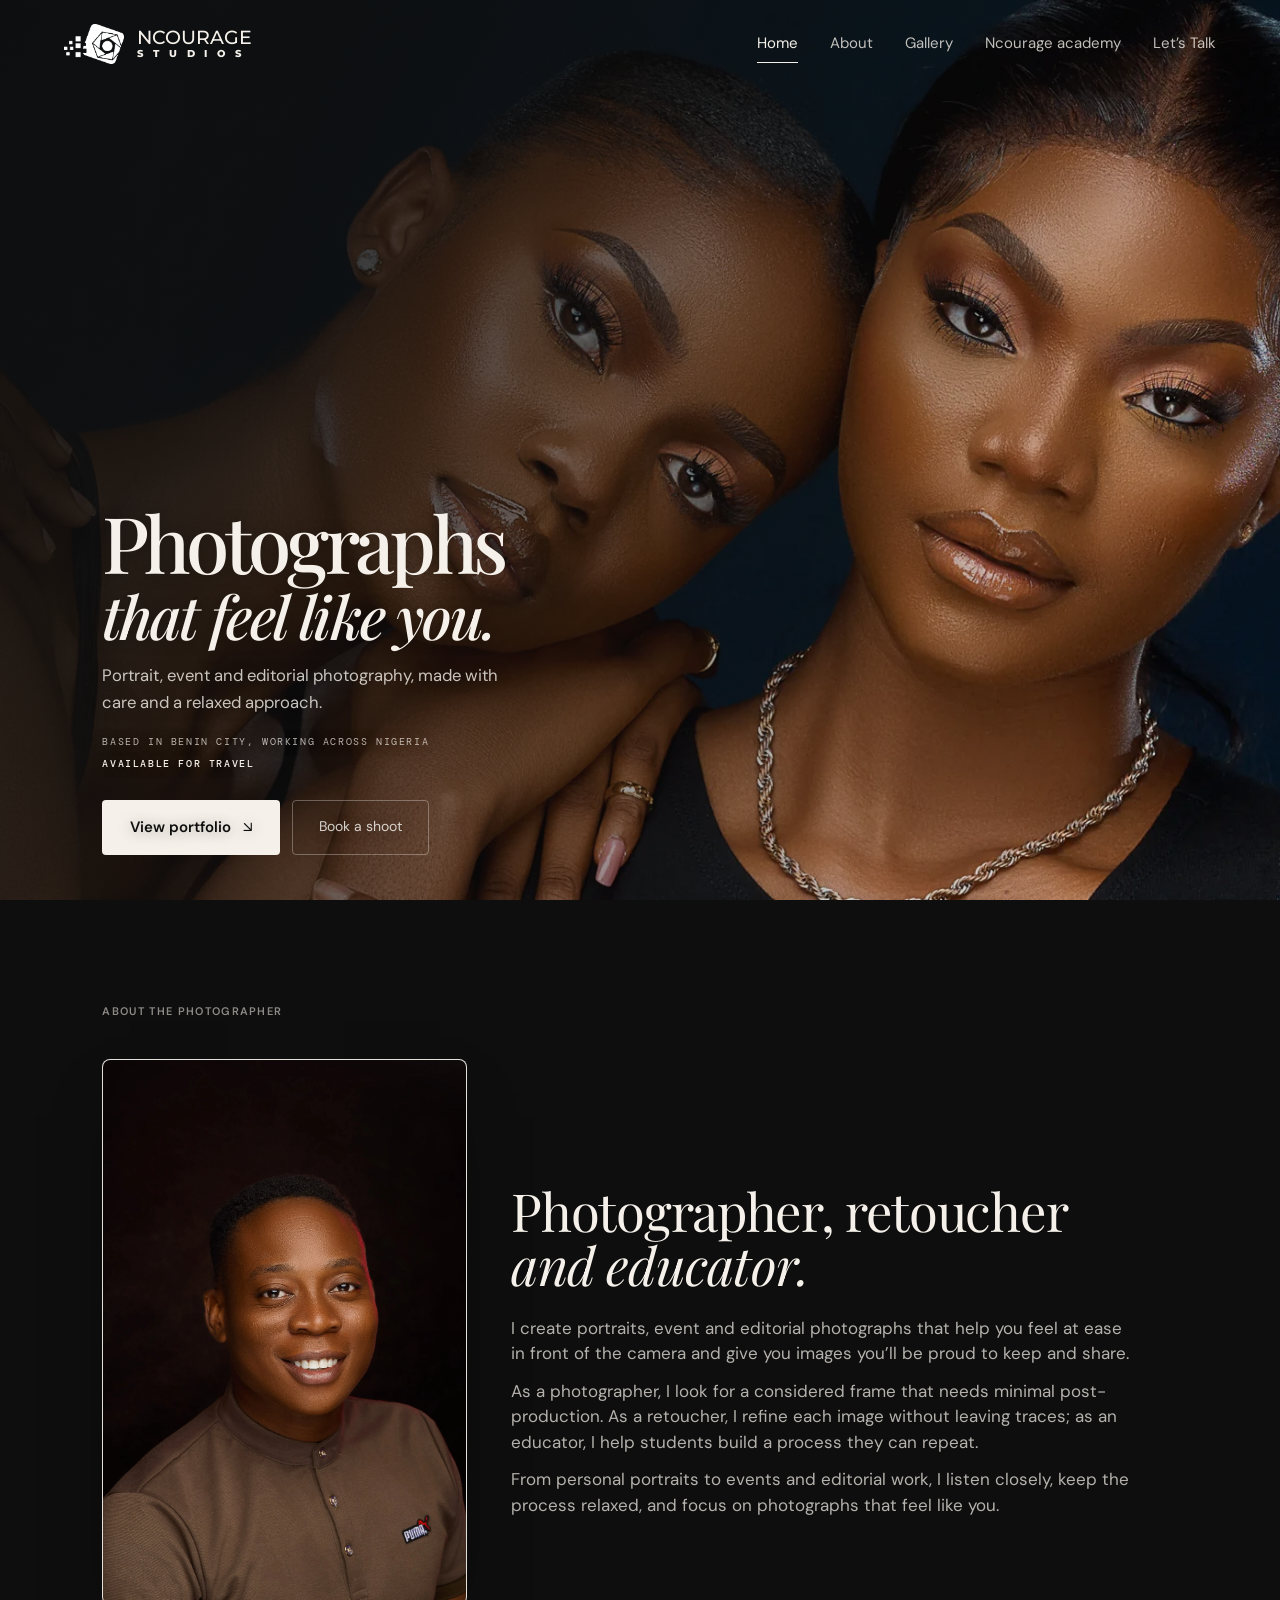
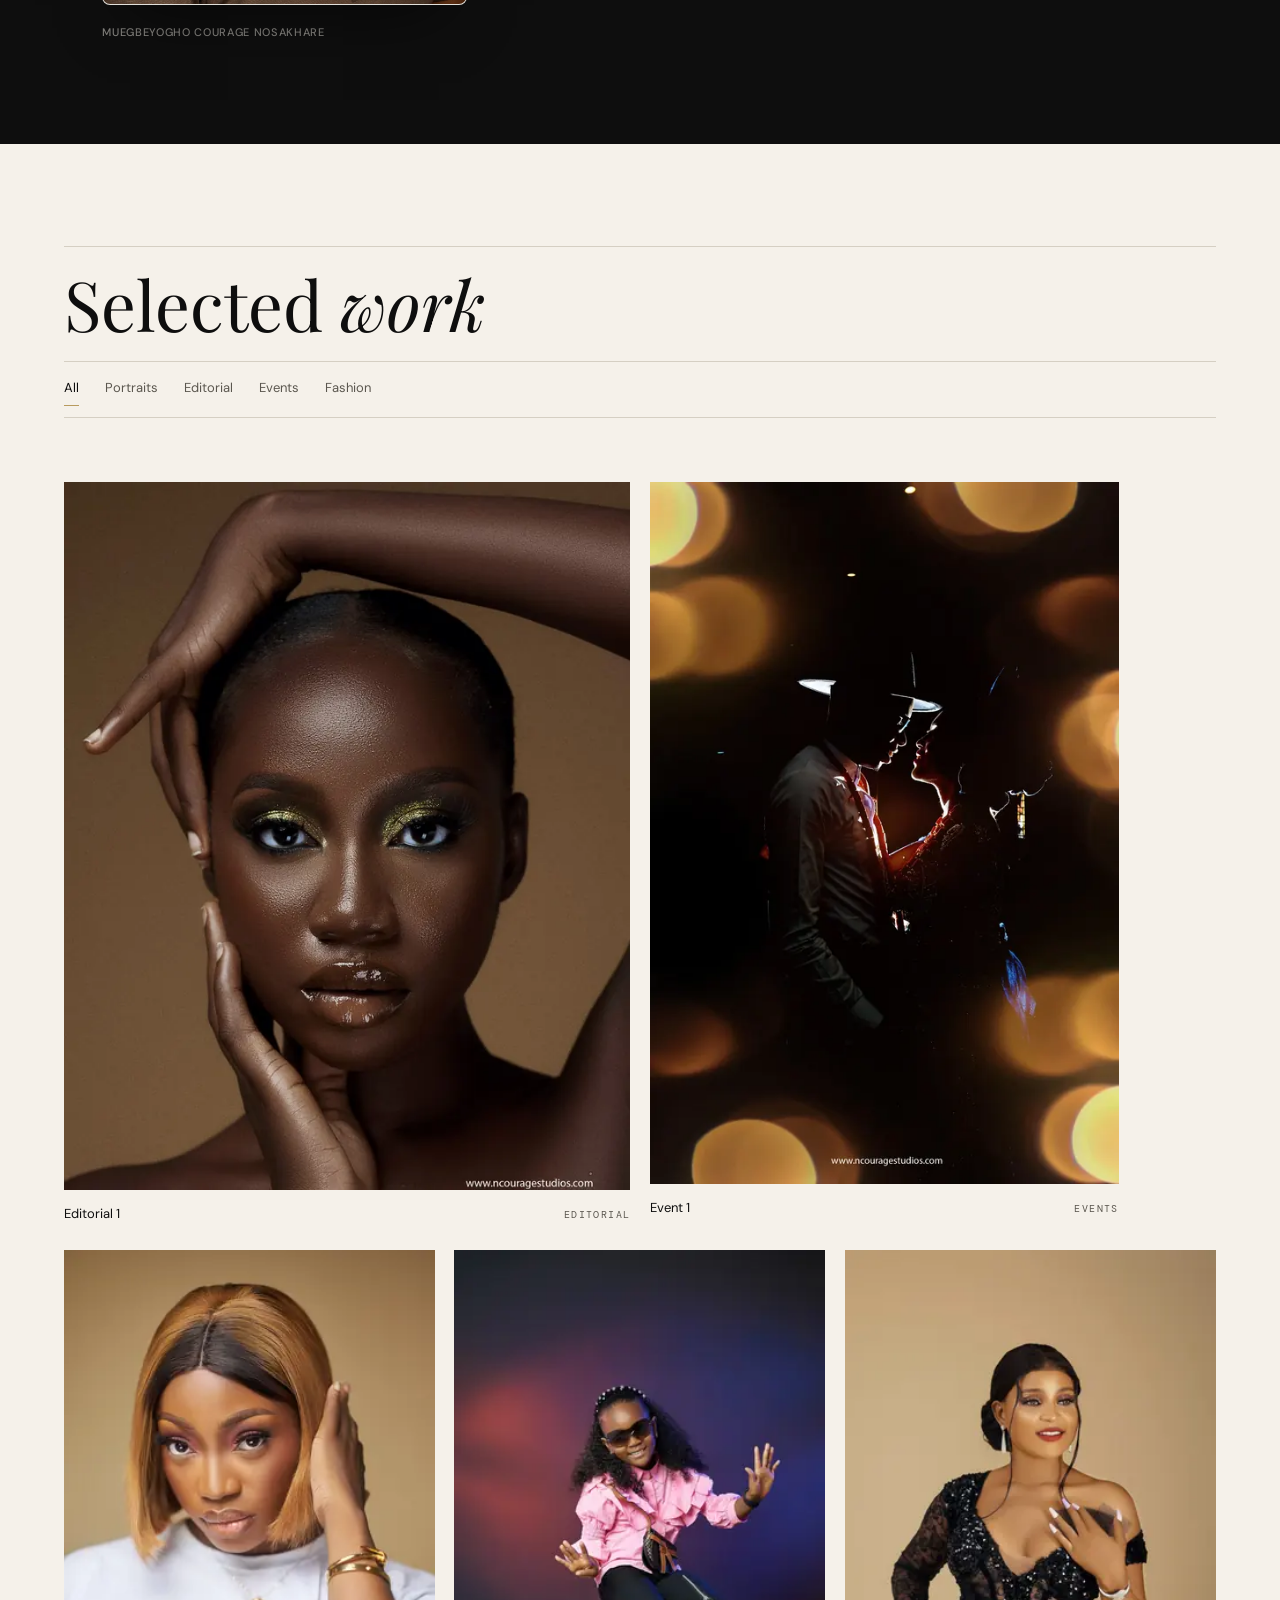
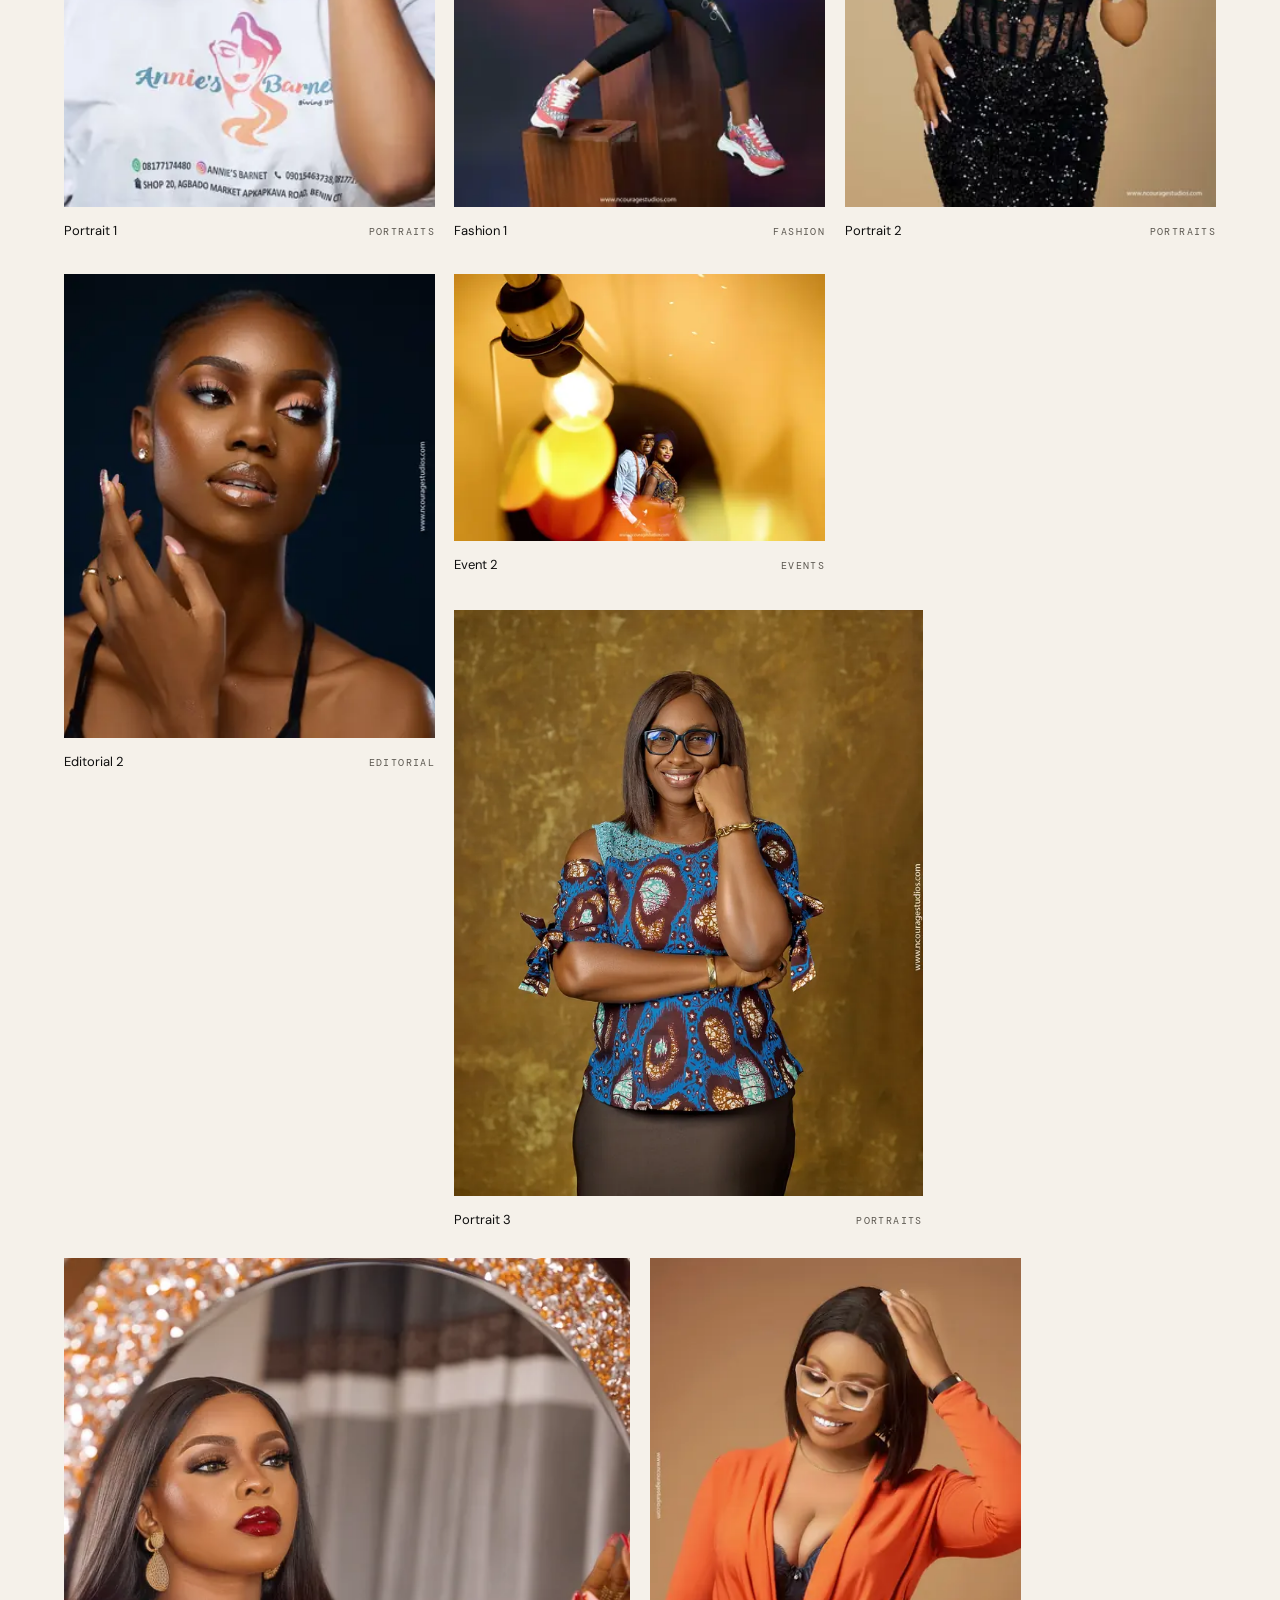
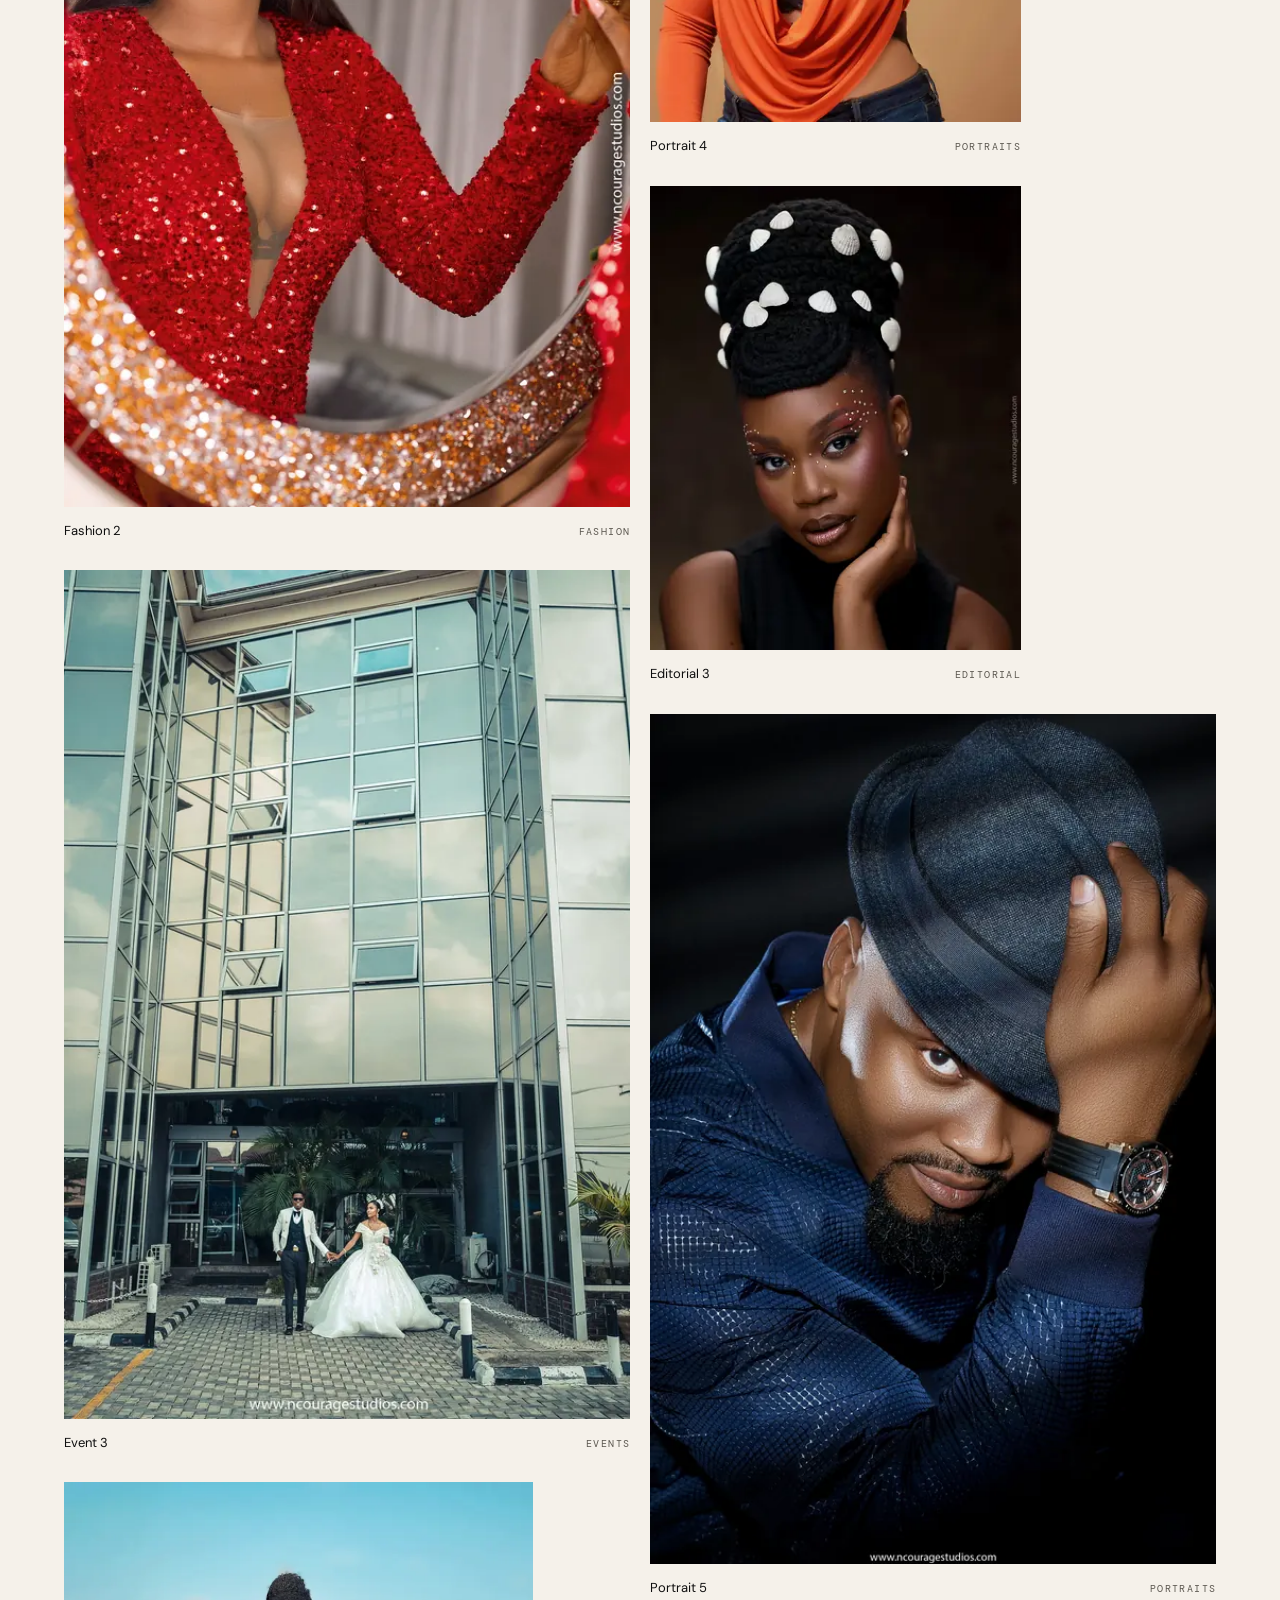
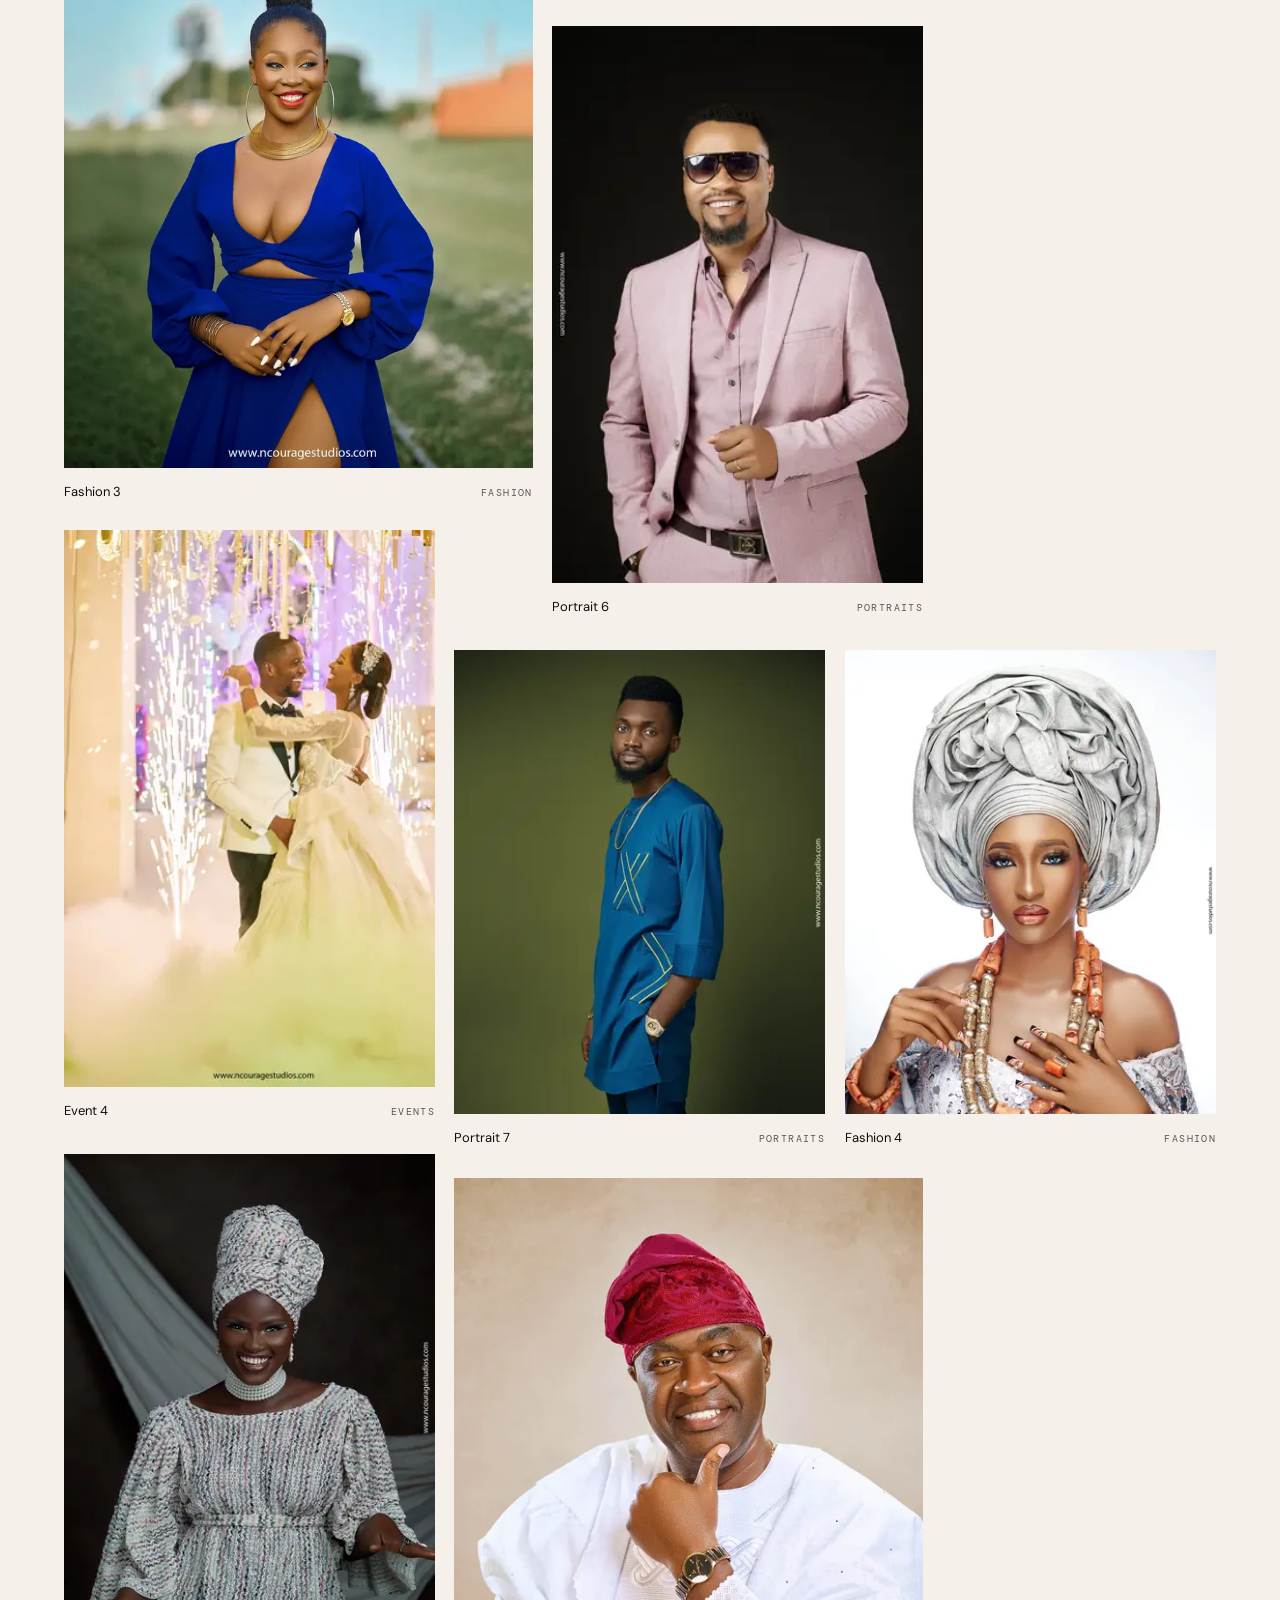
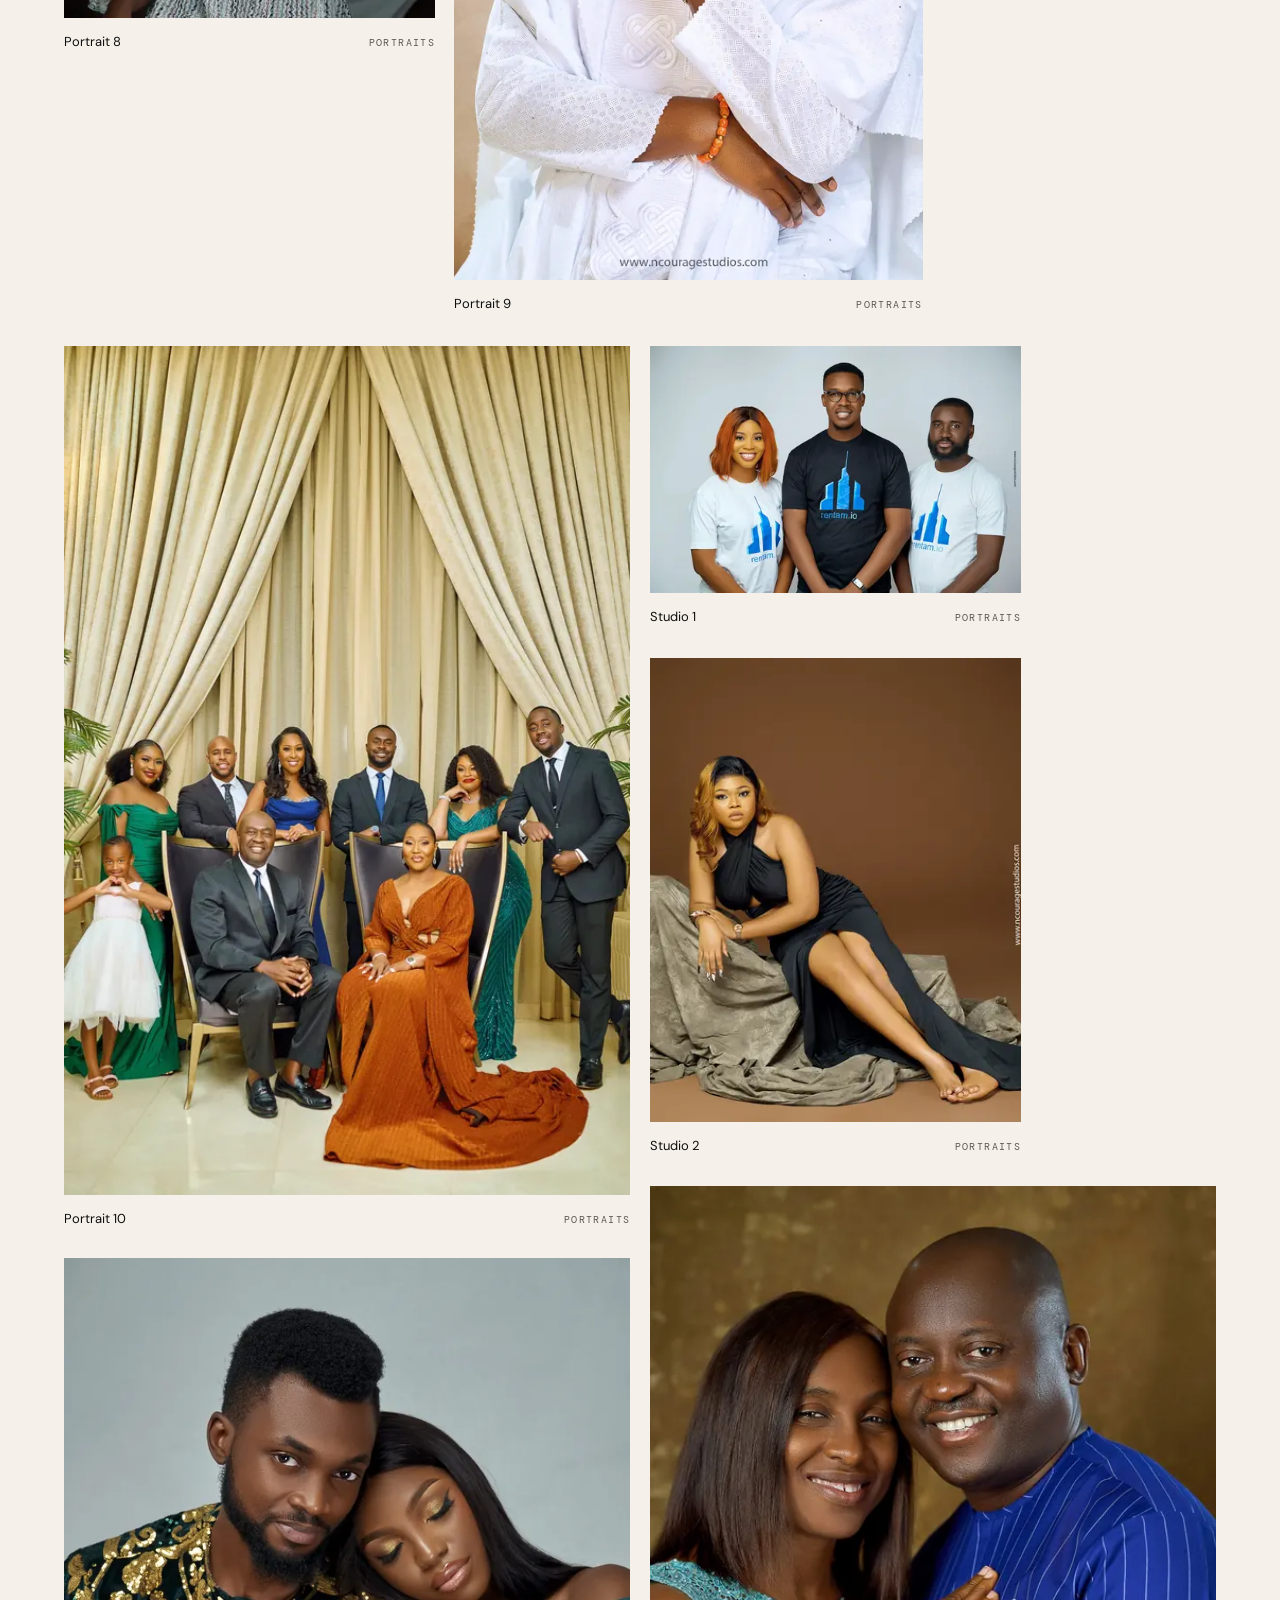
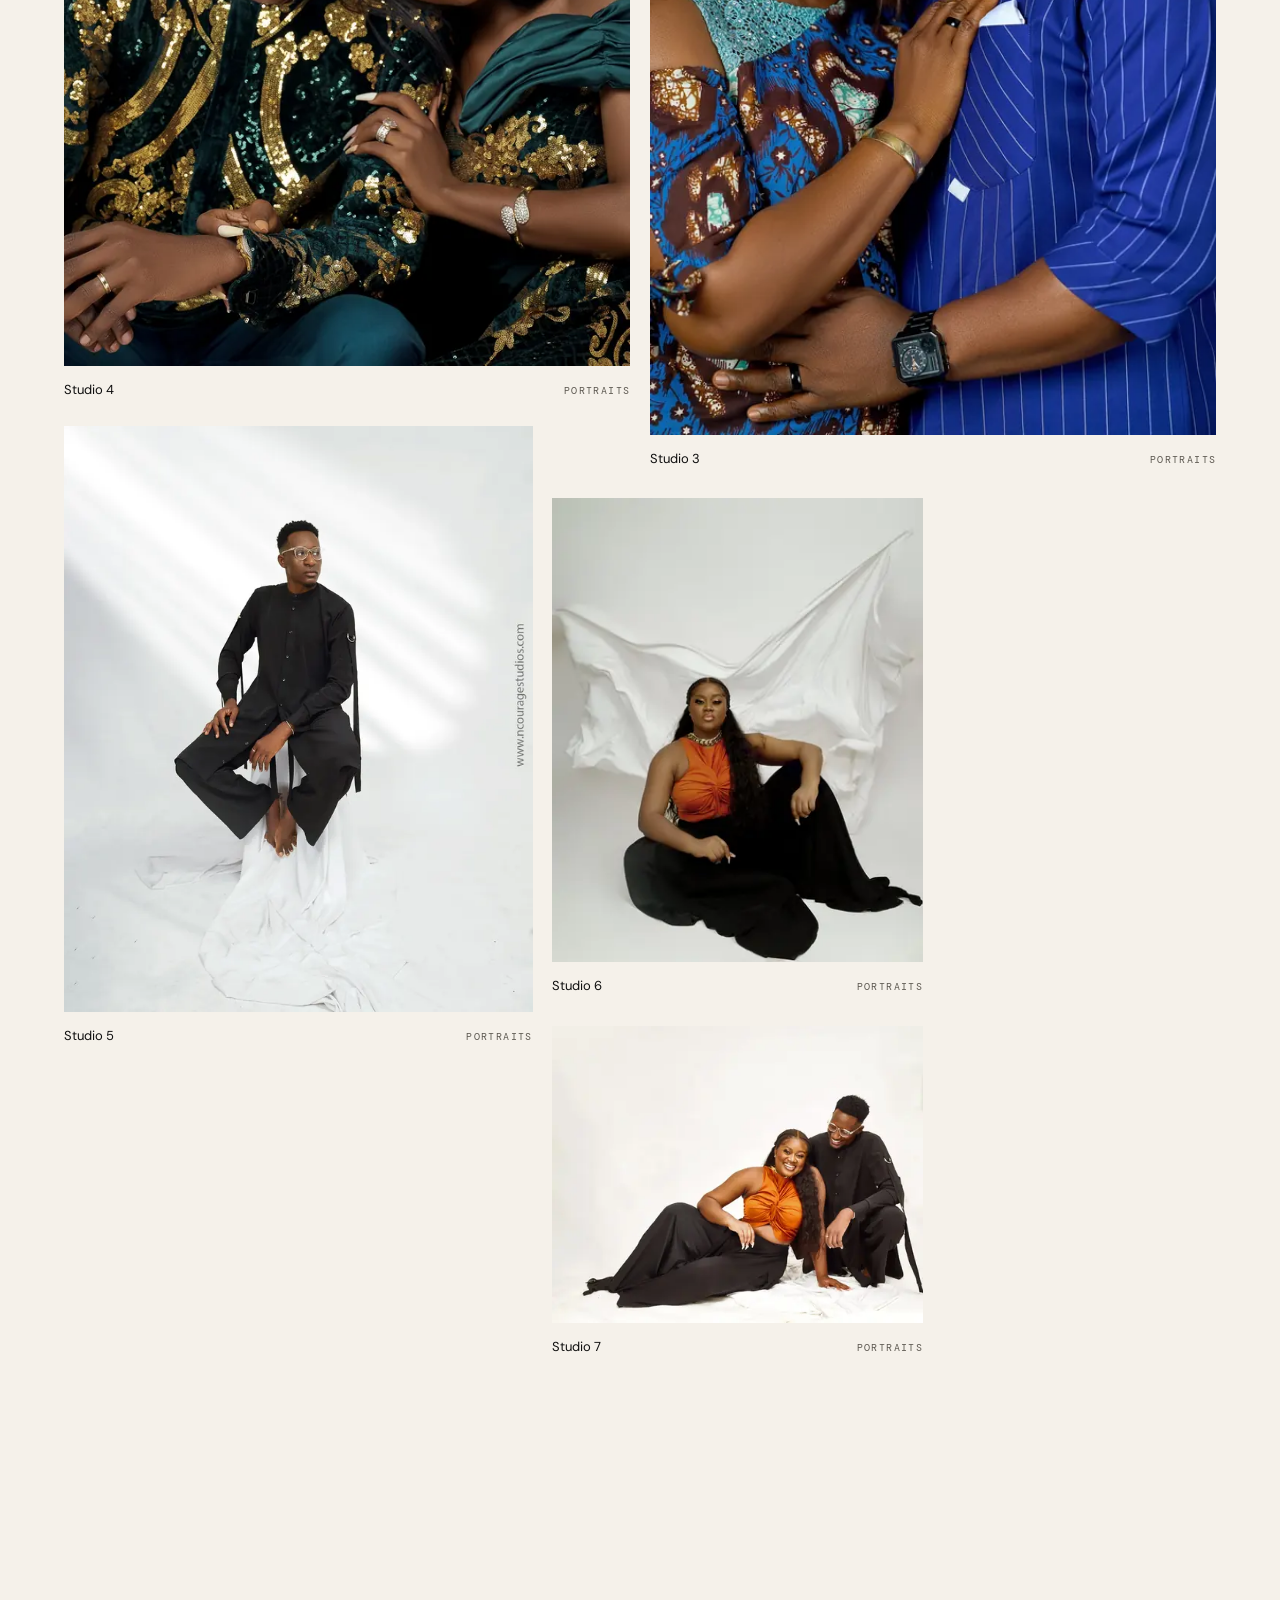
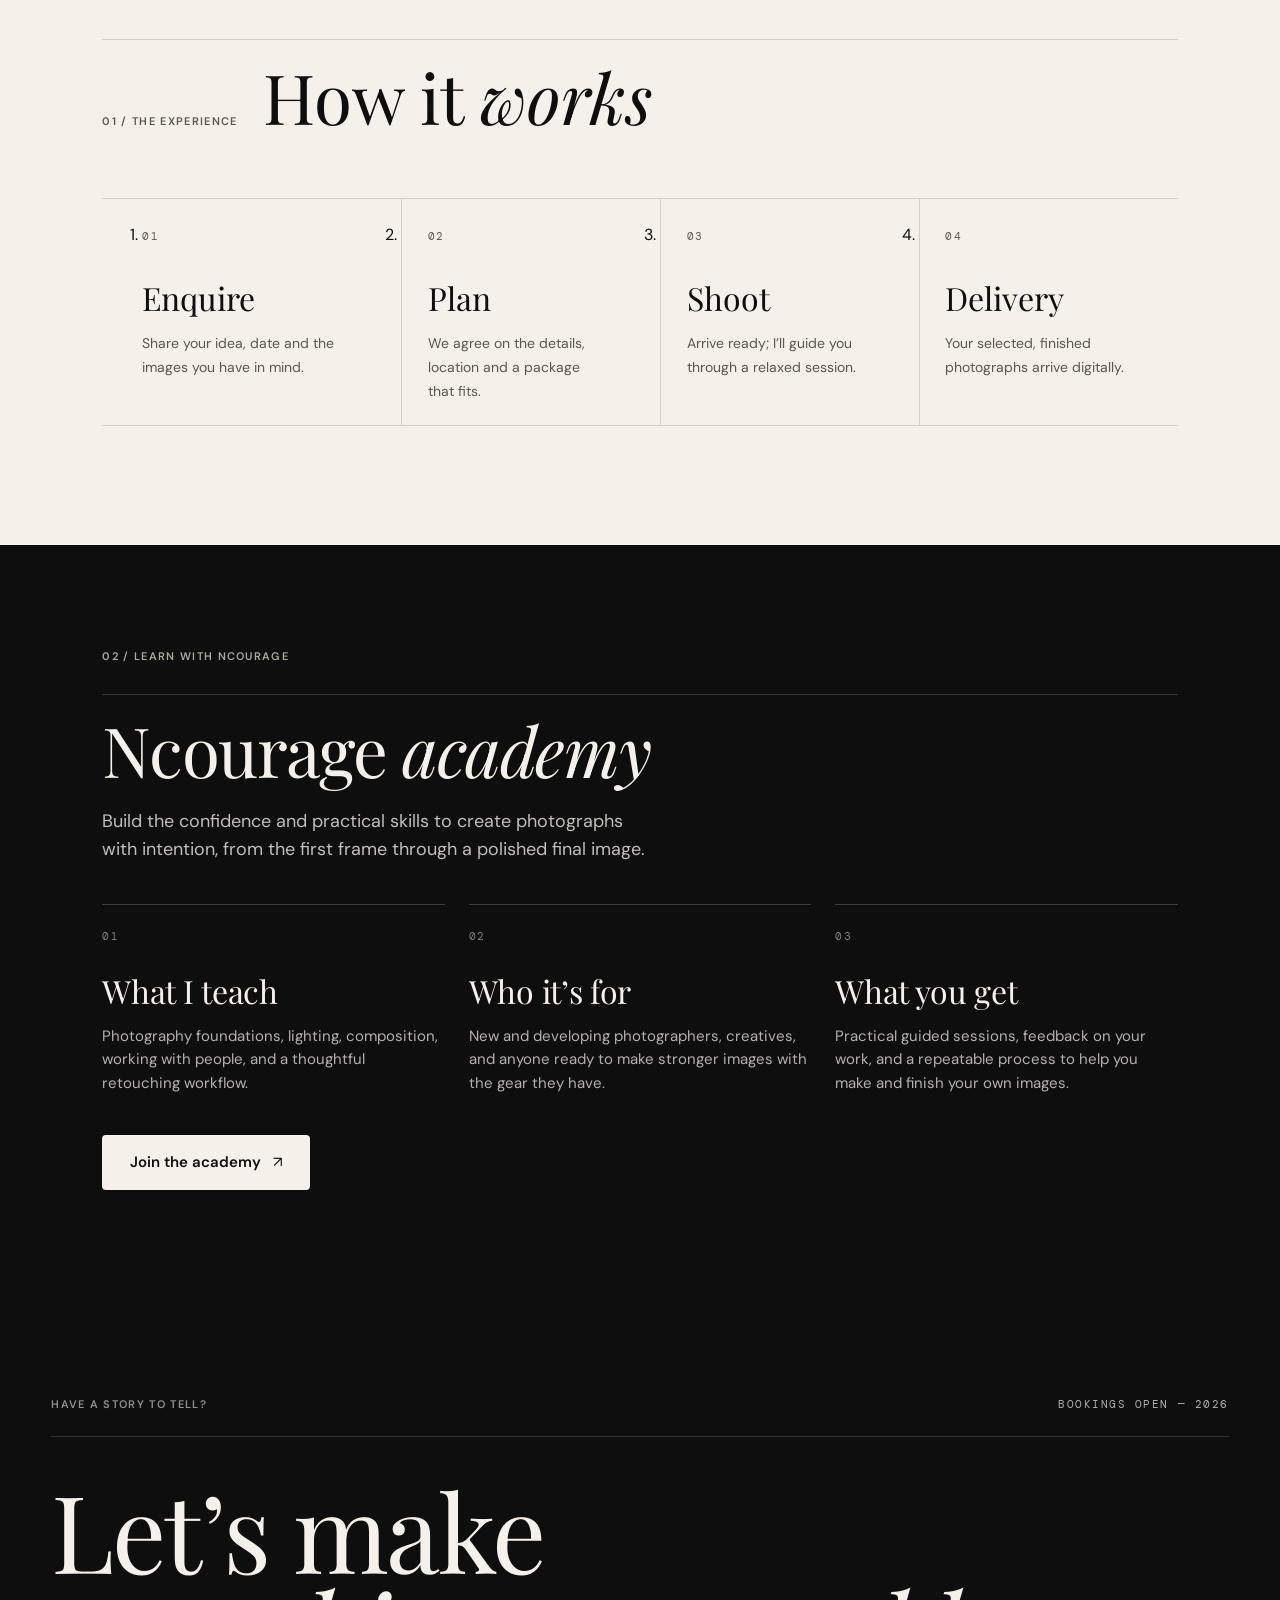
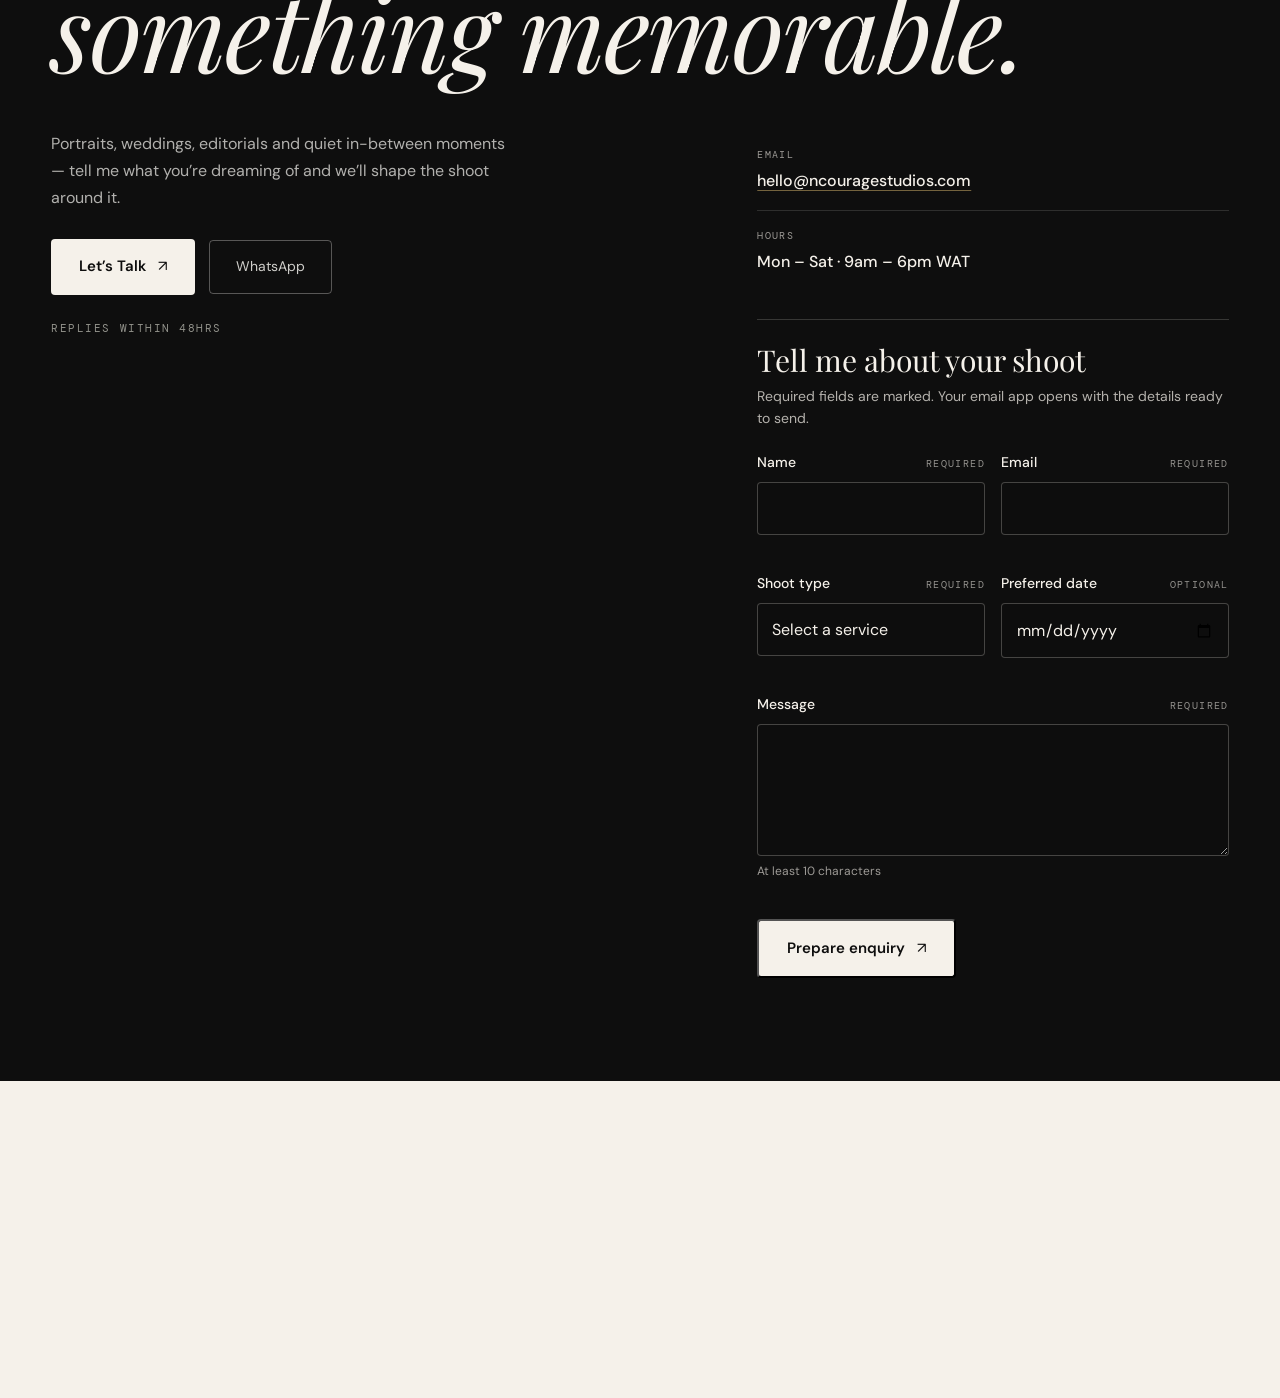
<file: index.html>
﻿<!DOCTYPE html>
<html lang="en">
<head>
  <meta charset="UTF-8">
  <meta name="viewport" content="width=device-width, initial-scale=1.0">
  <meta name="description" content="Ncourage Studios creates expressive portraits, event and editorial photography in Benin City, Nigeria, with bookings available nationwide.">
  <title>Ncourage Studios - Photographer in Benin City, Nigeria</title>
  <link rel="canonical" href="https://wurldx.github.io/ncourage/">
  <meta property="og:type" content="website">
  <meta property="og:site_name" content="Ncourage Studios">
  <meta property="og:title" content="Ncourage Studios - Photographer in Benin City, Nigeria">
  <meta property="og:description" content="Expressive portraits, event and editorial photography in Benin City, Nigeria. Available for travel across Nigeria.">
  <meta property="og:url" content="https://wurldx.github.io/ncourage/">
  <meta property="og:image" content="https://wurldx.github.io/ncourage/images/ncouragehero.webp">
  <meta name="twitter:card" content="summary_large_image">
  <meta name="twitter:title" content="Ncourage Studios - Photographer in Benin City, Nigeria">
  <meta name="twitter:description" content="Expressive portraits, event and editorial photography in Benin City, Nigeria. Available for travel across Nigeria.">
  <meta name="twitter:image" content="https://wurldx.github.io/ncourage/images/ncouragehero.webp">
  <script type="application/ld+json">
    {
      "@context": "https://schema.org",
      "@type": "LocalBusiness",
      "name": "Ncourage Studios",
      "url": "https://wurldx.github.io/ncourage/",
      "image": "https://wurldx.github.io/ncourage/images/ncouragehero.webp",
      "description": "Portrait, event and editorial photography in Benin City, Nigeria.",
      "address": {
        "@type": "PostalAddress",
        "addressLocality": "Benin City",
        "addressRegion": "Edo",
        "addressCountry": "NG"
      },
      "areaServed": "Nigeria",
      "email": "hello@ncouragestudios.com",
      "sameAs": [
        "https://instagram.com/YOUR_HANDLE",
        "https://youtube.com/@YOUR_HANDLE",
        "https://tiktok.com/@YOUR_HANDLE",
        "https://linkedin.com/in/YOUR_HANDLE"
      ]
    }
  </script>
  <link rel="preconnect" href="https://fonts.googleapis.com">
  <link rel="preconnect" href="https://fonts.gstatic.com" crossorigin>
  <link href="https://fonts.googleapis.com/css2?family=DM+Mono:wght@400;500&family=DM+Sans:wght@400;500;600&family=Montserrat:wght@500;800&family=Playfair+Display:ital,wght@0,400;0,500;1,400;1,500&display=swap" rel="stylesheet">
  <script>document.documentElement.classList.add("js");</script>
  <link rel="preload" as="image"
        href="images/ncouragehero.webp"
        imagesrcset="images/ncouragehero-1000.webp 1000w, images/ncouragehero.webp 2000w"
        imagesizes="100vw"
        fetchpriority="high">
  <link rel="preload" as="image" href="images/ncouragelogo.webp">
  <link rel="stylesheet" href="css/style.css">
</head>
<body>
  <a class="skip-link" href="#main">Skip to content</a>

  <header class="site-header">
    <!-- Lockup: the mark leads, the wordmark reads after it. Both mark WebPs
         share one grid cell so CSS cross-fades the white artwork in while the bar
         is transparent over the hero, and the black one once it is solid. -->
    <a class="logo" href="index.html" aria-label="Ncourage Studios home">
      <span class="logo-stack">
        <img class="logo-mark logo-mark--light" src="images/ncouragelogo.webp"
             alt="" width="383" height="257" decoding="async">
        <img class="logo-mark logo-mark--dark" src="images/ncouragelogo_black.webp"
             alt="" aria-hidden="true" width="383" height="257" decoding="async">
      </span>
      <span class="logo-wordmark">
        <span class="logo-wordmark-main">Ncourage</span>
        <span class="logo-wordmark-sub">Studios</span>
      </span>
    </a>

    

    <nav class="desktop-nav" aria-label="Primary navigation">
      <a class="active" href="index.html" data-section="home">Home</a>
      <a href="#about" data-section="about">About</a>
      <a href="#gallery" data-section="gallery">Gallery</a>
      <a href="#academy" data-section="academy">Ncourage academy</a>
      <a href="#contact" data-section="contact">Let’s Talk</a>
    </nav>

    <button class="menu-toggle" aria-label="Open menu" aria-expanded="false" aria-controls="mobile-menu">
      <span></span><span></span><span></span>
    </button>
  </header>

  <nav class="mobile-menu" id="mobile-menu" aria-label="Mobile navigation" aria-hidden="true" inert>
    <p class="menu-kicker">Menu — Ncourage Studios</p>
    <a href="index.html" data-section="home"><span>01</span>Home</a>
    <a href="#about" data-section="about"><span>02</span>About</a>
    <a href="#gallery" data-section="gallery"><span>03</span>Gallery</a>
    <a href="#academy" data-section="academy"><span>04</span>Ncourage academy</a>
    <a href="#contact" data-section="contact"><span>05</span>Let’s Talk</a>
    <a class="menu-mail" href="mailto:hello@ncouragestudios.com">hello@ncouragestudios.com <span aria-hidden="true">↗</span></a>
  </nav>

  <main id="main" tabindex="-1">
    <section class="hero" id="home">
      <img class="hero-image" src="images/ncouragehero.webp"
           srcset="images/ncouragehero-1000.webp 1000w, images/ncouragehero.webp 2000w"
           sizes="100vw" width="2000" height="980"
           alt="Two models in a beauty editorial portrait against a dark backdrop"
           fetchpriority="high" decoding="async">
      <div class="hero-content" data-reveal>
        <h1><span>Photographs</span> <em>that feel like you.</em></h1>
        <p class="hero-copy">
          Portrait, event and editorial photography, made with care and a relaxed approach.
        </p>
        <p class="location-line">Based in Benin City, working across Nigeria <span>Available for travel</span></p>
        <div class="hero-actions">
          <a class="cta-pill" href="#gallery">View portfolio <span aria-hidden="true">↘</span></a>
          <a class="cta-ghost" href="#contact">Book a shoot</a>
        </div>
      </div>
      <div class="hero-rail" data-reveal data-delay="1">
        
        <a class="scroll-cue" href="#gallery">Scroll <span aria-hidden="true">↓</span></a>
      </div>
    </section>

    <section class="about" id="about">
      <p class="eyebrow" data-reveal>About the photographer</p>
      <div class="about-body">
        <figure class="portrait" data-reveal data-delay="1">
          <div class="placeholder portrait-plate">
            <img src="images/ncourage.webp"
                 alt="Muegbeyogho Courage Nosakhare"
                 width="2100" height="3150"
                 loading="lazy" decoding="async">
          </div>
          <figcaption>Muegbeyogho Courage Nosakhare</figcaption>
        </figure>
        <div class="about-content" data-reveal>
          <h2>Photographer, retoucher<br><em>and educator.</em></h2>
          <p class="about-copy">I create portraits, event and editorial photographs that help you feel at ease in front of the camera and give you images you’ll be proud to keep and share.</p>
          <p class="about-copy">As a photographer, I look for a considered frame that needs minimal post-production. As a retoucher, I refine each image without leaving traces; as an educator, I help students build a process they can repeat.</p>
          <p class="about-copy">From personal portraits to events and editorial work, I listen closely, keep the process relaxed, and focus on photographs that feel like you.</p>
        </div>
      </div>
    </section>

    <section class="gallery-section" id="gallery">
      <header class="section-head" data-reveal>
        <h2 class="section-title">Selected <em>work</em></h2>
      </header>

      <div class="gallery-toolbar" data-reveal data-delay="1">
        <div class="filter-list" role="group" aria-label="Filter gallery">
          <button class="filter active" data-filter="all" aria-pressed="true">All</button>
          <button class="filter" data-filter="portraits" aria-pressed="false">Portraits</button>
          <button class="filter" data-filter="editorial" aria-pressed="false">Editorial</button>
          <button class="filter" data-filter="events" aria-pressed="false">Events</button>
          <button class="filter" data-filter="fashion" aria-pressed="false">Fashion</button>
        </div>
       
      </div>

      <div class="gallery" id="galleryGrid">
        <article class="gallery-item s6 off" data-category="editorial" data-title="Editorial 1" data-location="Benin City, Nigeria" data-year="2026">
          <button class="image-card" type="button" aria-label="Open Editorial 1">
            <div class="placeholder">
              <img src="images/editorial/editorial1-800.webp"
                   srcset="images/editorial/editorial1-480.webp 480w, images/editorial/editorial1-800.webp 800w, images/editorial/editorial1-1200.webp 1200w, images/editorial/editorial1-1600.webp 1600w"
                   sizes="(max-width: 640px) 92vw, (max-width: 900px) 92vw, 47vw"
                   width="1800" height="2250"
                   alt="" loading="lazy" decoding="async"
                   data-full="images/editorial/editorial1-1600.webp">
            </div>
            <div class="image-meta"><span>Editorial 1</span><span>Editorial</span></div>
          </button>
        </article>

        <article class="gallery-item s5 off" data-category="events" data-title="Event 1" data-location="Benin City, Nigeria" data-year="2026">
          <button class="image-card" type="button" aria-label="Open Event 1">
            <div class="placeholder">
              <img src="images/event/event1-800.webp"
                   srcset="images/event/event1-480.webp 480w, images/event/event1-800.webp 800w, images/event/event1-1200.webp 1200w, images/event/event1-1600.webp 1600w"
                   sizes="(max-width: 640px) 92vw, (max-width: 900px) 92vw, 40vw"
                   width="2400" height="3595"
                   alt="" loading="lazy" decoding="async"
                   data-full="images/event/event1-1600.webp">
            </div>
            <div class="image-meta"><span>Event 1</span><span>Event</span></div>
          </button>
        </article>

        <article class="gallery-item" data-category="portraits" data-title="Portrait 1" data-location="Benin City, Nigeria" data-year="2026">
          <button class="image-card" type="button" aria-label="Open Portrait 1">
            <div class="placeholder">
              <img src="images/event/portraits/portraits1-800.webp"
                   srcset="images/event/portraits/portraits1-480.webp 480w, images/event/portraits/portraits1-800.webp 800w, images/event/portraits/portraits1-1200.webp 1200w, images/event/portraits/portraits1-1600.webp 1600w"
                   sizes="(max-width: 640px) 92vw, (max-width: 900px) 46vw, 33vw"
                   width="2100" height="3146"
                   alt="" loading="lazy" decoding="async"
                   data-full="images/event/portraits/portraits1-1600.webp">
            </div>
            <div class="image-meta"><span>Portrait 1</span><span>Portrait</span></div>
          </button>
        </article>

        <article class="gallery-item off" data-category="fashion" data-title="Fashion 1" data-location="Benin City, Nigeria" data-year="2026">
          <button class="image-card" type="button" aria-label="Open Fashion 1">
            <div class="placeholder">
              <img src="images/fashion/fashion1-800.webp"
                   srcset="images/fashion/fashion1-480.webp 480w, images/fashion/fashion1-800.webp 800w, images/fashion/fashion1-1200.webp 1200w, images/fashion/fashion1-1600.webp 1600w"
                   sizes="(max-width: 640px) 92vw, (max-width: 900px) 46vw, 33vw"
                   width="2400" height="3596"
                   alt="" loading="lazy" decoding="async"
                   data-full="images/fashion/fashion1-1600.webp">
            </div>
            <div class="image-meta"><span>Fashion 1</span><span>Fashion</span></div>
          </button>
        </article>

        <article class="gallery-item" data-category="portraits" data-title="Portrait 2" data-location="Benin City, Nigeria" data-year="2026">
          <button class="image-card" type="button" aria-label="Open Portrait 2">
            <div class="placeholder">
              <img src="images/event/portraits/portraits2-800.webp"
                   srcset="images/event/portraits/portraits2-480.webp 480w, images/event/portraits/portraits2-800.webp 800w, images/event/portraits/portraits2-1200.webp 1200w, images/event/portraits/portraits2-1600.webp 1600w"
                   sizes="(max-width: 640px) 92vw, (max-width: 900px) 46vw, 33vw"
                   width="2400" height="3595"
                   alt="" loading="lazy" decoding="async"
                   data-full="images/event/portraits/portraits2-1600.webp">
            </div>
            <div class="image-meta"><span>Portrait 2</span><span>Portrait</span></div>
          </button>
        </article>

        <article class="gallery-item off" data-category="editorial" data-title="Editorial 2" data-location="Benin City, Nigeria" data-year="2026">
          <button class="image-card" type="button" aria-label="Open Editorial 2">
            <div class="placeholder">
              <img src="images/editorial/editorial2-800.webp"
                   srcset="images/editorial/editorial2-480.webp 480w, images/editorial/editorial2-800.webp 800w, images/editorial/editorial2-1200.webp 1200w, images/editorial/editorial2-1600.webp 1600w"
                   sizes="(max-width: 640px) 92vw, (max-width: 900px) 46vw, 33vw"
                   width="1800" height="2250"
                   alt="" loading="lazy" decoding="async"
                   data-full="images/editorial/editorial2-1600.webp">
            </div>
            <div class="image-meta"><span>Editorial 2</span><span>Editorial</span></div>
          </button>
        </article>

        <article class="gallery-item" data-category="events" data-title="Event 2" data-location="Benin City, Nigeria" data-year="2026">
          <button class="image-card" type="button" aria-label="Open Event 2">
            <div class="placeholder">
              <img src="images/event/event2-800.webp"
                   srcset="images/event/event2-480.webp 480w, images/event/event2-800.webp 800w, images/event/event2-1200.webp 1200w, images/event/event2-1600.webp 1600w"
                   sizes="(max-width: 640px) 92vw, (max-width: 900px) 46vw, 33vw"
                   width="2700" height="1940"
                   alt="" loading="lazy" decoding="async"
                   data-full="images/event/event2-1600.webp">
            </div>
            <div class="image-meta"><span>Event 2</span><span>Event</span></div>
          </button>
        </article>

        <article class="gallery-item s5" data-category="portraits" data-title="Portrait 3" data-location="Benin City, Nigeria" data-year="2026">
          <button class="image-card" type="button" aria-label="Open Portrait 3">
            <div class="placeholder">
              <img src="images/event/portraits/portraits3-800.webp"
                   srcset="images/event/portraits/portraits3-480.webp 480w, images/event/portraits/portraits3-800.webp 800w, images/event/portraits/portraits3-1200.webp 1200w, images/event/portraits/portraits3-1600.webp 1600w"
                   sizes="(max-width: 640px) 92vw, (max-width: 900px) 92vw, 40vw"
                   width="2100" height="2625"
                   alt="" loading="lazy" decoding="async"
                   data-full="images/event/portraits/portraits3-1600.webp">
            </div>
            <div class="image-meta"><span>Portrait 3</span><span>Portrait</span></div>
          </button>
        </article>

        <article class="gallery-item s6" data-category="fashion" data-title="Fashion 2" data-location="Benin City, Nigeria" data-year="2026">
          <button class="image-card" type="button" aria-label="Open Fashion 2">
            <div class="placeholder">
              <img src="images/fashion/fashion2-800.webp"
                   srcset="images/fashion/fashion2-480.webp 480w, images/fashion/fashion2-800.webp 800w, images/fashion/fashion2-1200.webp 1200w, images/fashion/fashion2-1600.webp 1600w"
                   sizes="(max-width: 640px) 92vw, (max-width: 900px) 92vw, 47vw"
                   width="1800" height="2696"
                   alt="" loading="lazy" decoding="async"
                   data-full="images/fashion/fashion2-1600.webp">
            </div>
            <div class="image-meta"><span>Fashion 2</span><span>Fashion</span></div>
          </button>
        </article>

        <article class="gallery-item" data-category="portraits" data-title="Portrait 4" data-location="Benin City, Nigeria" data-year="2026">
          <button class="image-card" type="button" aria-label="Open Portrait 4">
            <div class="placeholder">
              <img src="images/event/portraits/portraits4-800.webp"
                   srcset="images/event/portraits/portraits4-480.webp 480w, images/event/portraits/portraits4-800.webp 800w, images/event/portraits/portraits4-1200.webp 1200w, images/event/portraits/portraits4-1600.webp 1600w"
                   sizes="(max-width: 640px) 92vw, (max-width: 900px) 46vw, 33vw"
                   width="1800" height="2250"
                   alt="" loading="lazy" decoding="async"
                   data-full="images/event/portraits/portraits4-1600.webp">
            </div>
            <div class="image-meta"><span>Portrait 4</span><span>Portrait</span></div>
          </button>
        </article>

        <article class="gallery-item off" data-category="editorial" data-title="Editorial 3" data-location="Benin City, Nigeria" data-year="2026">
          <button class="image-card" type="button" aria-label="Open Editorial 3">
            <div class="placeholder">
              <img src="images/editorial/editorial3-800.webp"
                   srcset="images/editorial/editorial3-480.webp 480w, images/editorial/editorial3-800.webp 800w, images/editorial/editorial3-1200.webp 1200w, images/editorial/editorial3-1600.webp 1600w"
                   sizes="(max-width: 640px) 92vw, (max-width: 900px) 46vw, 33vw"
                   width="1800" height="2250"
                   alt="" loading="lazy" decoding="async"
                   data-full="images/editorial/editorial3-1600.webp">
            </div>
            <div class="image-meta"><span>Editorial 3</span><span>Editorial</span></div>
          </button>
        </article>

        <article class="gallery-item s6 off" data-category="events" data-title="Event 3" data-location="Benin City, Nigeria" data-year="2026">
          <button class="image-card" type="button" aria-label="Open Event 3">
            <div class="placeholder">
              <img src="images/event/event3-800.webp"
                   srcset="images/event/event3-480.webp 480w, images/event/event3-800.webp 800w, images/event/event3-1200.webp 1200w, images/event/event3-1600.webp 1600w"
                   sizes="(max-width: 640px) 92vw, (max-width: 900px) 92vw, 47vw"
                   width="1440" height="2157"
                   alt="" loading="lazy" decoding="async"
                   data-full="images/event/event3-1600.webp">
            </div>
            <div class="image-meta"><span>Event 3</span><span>Event</span></div>
          </button>
        </article>

        <article class="gallery-item s6 off" data-category="portraits" data-title="Portrait 5" data-location="Benin City, Nigeria" data-year="2026">
          <button class="image-card" type="button" aria-label="Open Portrait 5">
            <div class="placeholder">
              <img src="images/event/portraits/portraits5-800.webp"
                   srcset="images/event/portraits/portraits5-480.webp 480w, images/event/portraits/portraits5-800.webp 800w, images/event/portraits/portraits5-1200.webp 1200w, images/event/portraits/portraits5-1600.webp 1600w"
                   sizes="(max-width: 640px) 92vw, (max-width: 900px) 92vw, 47vw"
                   width="2400" height="3601"
                   alt="" loading="lazy" decoding="async"
                   data-full="images/event/portraits/portraits5-1600.webp">
            </div>
            <div class="image-meta"><span>Portrait 5</span><span>Portrait</span></div>
          </button>
        </article>

        <article class="gallery-item s5 off" data-category="fashion" data-title="Fashion 3" data-location="Benin City, Nigeria" data-year="2026">
          <button class="image-card" type="button" aria-label="Open Fashion 3">
            <div class="placeholder">
              <img src="images/fashion/fashion3-800.webp"
                   srcset="images/fashion/fashion3-480.webp 480w, images/fashion/fashion3-800.webp 800w, images/fashion/fashion3-1200.webp 1200w, images/fashion/fashion3-1600.webp 1600w"
                   sizes="(max-width: 640px) 92vw, (max-width: 900px) 92vw, 40vw"
                   width="1800" height="2250"
                   alt="" loading="lazy" decoding="async"
                   data-full="images/fashion/fashion3-1600.webp">
            </div>
            <div class="image-meta"><span>Fashion 3</span><span>Fashion</span></div>
          </button>
        </article>

        <article class="gallery-item" data-category="portraits" data-title="Portrait 6" data-location="Benin City, Nigeria" data-year="2026">
          <button class="image-card" type="button" aria-label="Open Portrait 6">
            <div class="placeholder">
              <img src="images/event/portraits/portraits6-800.webp"
                   srcset="images/event/portraits/portraits6-480.webp 480w, images/event/portraits/portraits6-800.webp 800w, images/event/portraits/portraits6-1200.webp 1200w, images/event/portraits/portraits6-1600.webp 1600w"
                   sizes="(max-width: 640px) 92vw, (max-width: 900px) 46vw, 33vw"
                   width="2400" height="3600"
                   alt="" loading="lazy" decoding="async"
                   data-full="images/event/portraits/portraits6-1600.webp">
            </div>
            <div class="image-meta"><span>Portrait 6</span><span>Portrait</span></div>
          </button>
        </article>

        <article class="gallery-item off" data-category="events" data-title="Event 4" data-location="Benin City, Nigeria" data-year="2026">
          <button class="image-card" type="button" aria-label="Open Event 4">
            <div class="placeholder">
              <img src="images/event/event4-800.webp"
                   srcset="images/event/event4-480.webp 480w, images/event/event4-800.webp 800w, images/event/event4-1200.webp 1200w, images/event/event4-1600.webp 1600w"
                   sizes="(max-width: 640px) 92vw, (max-width: 900px) 46vw, 33vw"
                   width="2100" height="3146"
                   alt="" loading="lazy" decoding="async"
                   data-full="images/event/event4-1600.webp">
            </div>
            <div class="image-meta"><span>Event 4</span><span>Event</span></div>
          </button>
        </article>

        <article class="gallery-item" data-category="portraits" data-title="Portrait 7" data-location="Benin City, Nigeria" data-year="2026">
          <button class="image-card" type="button" aria-label="Open Portrait 7">
            <div class="placeholder">
              <img src="images/event/portraits/portraits7-800.webp"
                   srcset="images/event/portraits/portraits7-480.webp 480w, images/event/portraits/portraits7-800.webp 800w, images/event/portraits/portraits7-1200.webp 1200w, images/event/portraits/portraits7-1600.webp 1600w"
                   sizes="(max-width: 640px) 92vw, (max-width: 900px) 46vw, 33vw"
                   width="2876" height="3595"
                   alt="" loading="lazy" decoding="async"
                   data-full="images/event/portraits/portraits7-1600.webp">
            </div>
            <div class="image-meta"><span>Portrait 7</span><span>Portrait</span></div>
          </button>
        </article>

        <article class="gallery-item off" data-category="fashion" data-title="Fashion 4" data-location="Benin City, Nigeria" data-year="2026">
          <button class="image-card" type="button" aria-label="Open Fashion 4">
            <div class="placeholder">
              <img src="images/fashion/fashion4-800.webp"
                   srcset="images/fashion/fashion4-480.webp 480w, images/fashion/fashion4-800.webp 800w, images/fashion/fashion4-1200.webp 1200w, images/fashion/fashion4-1600.webp 1600w"
                   sizes="(max-width: 640px) 92vw, (max-width: 900px) 46vw, 33vw"
                   width="2700" height="3375"
                   alt="" loading="lazy" decoding="async"
                   data-full="images/fashion/fashion4-1600.webp">
            </div>
            <div class="image-meta"><span>Fashion 4</span><span>Fashion</span></div>
          </button>
        </article>

        <article class="gallery-item" data-category="portraits" data-title="Portrait 8" data-location="Benin City, Nigeria" data-year="2026">
          <button class="image-card" type="button" aria-label="Open Portrait 8">
            <div class="placeholder">
              <img src="images/event/portraits/portraits8-800.webp"
                   srcset="images/event/portraits/portraits8-480.webp 480w, images/event/portraits/portraits8-800.webp 800w, images/event/portraits/portraits8-1200.webp 1200w, images/event/portraits/portraits8-1600.webp 1600w"
                   sizes="(max-width: 640px) 92vw, (max-width: 900px) 46vw, 33vw"
                   width="1800" height="2250"
                   alt="" loading="lazy" decoding="async"
                   data-full="images/event/portraits/portraits8-1600.webp">
            </div>
            <div class="image-meta"><span>Portrait 8</span><span>Portrait</span></div>
          </button>
        </article>

        <article class="gallery-item s5" data-category="portraits" data-title="Portrait 9" data-location="Benin City, Nigeria" data-year="2026">
          <button class="image-card" type="button" aria-label="Open Portrait 9">
            <div class="placeholder">
              <img src="images/event/portraits/portraits9-800.webp"
                   srcset="images/event/portraits/portraits9-480.webp 480w, images/event/portraits/portraits9-800.webp 800w, images/event/portraits/portraits9-1200.webp 1200w, images/event/portraits/portraits9-1600.webp 1600w"
                   sizes="(max-width: 640px) 92vw, (max-width: 900px) 92vw, 40vw"
                   width="1800" height="2696"
                   alt="" loading="lazy" decoding="async"
                   data-full="images/event/portraits/portraits9-1600.webp">
            </div>
            <div class="image-meta"><span>Portrait 9</span><span>Portrait</span></div>
          </button>
        </article>

        <article class="gallery-item s6" data-category="portraits" data-title="Portrait 10" data-location="Benin City, Nigeria" data-year="2026">
          <button class="image-card" type="button" aria-label="Open Portrait 10">
            <div class="placeholder">
              <img src="images/event/portraits/portraits10-800.webp"
                   srcset="images/event/portraits/portraits10-480.webp 480w, images/event/portraits/portraits10-800.webp 800w, images/event/portraits/portraits10-1200.webp 1200w, images/event/portraits/portraits10-1600.webp 1600w"
                   sizes="(max-width: 640px) 92vw, (max-width: 900px) 92vw, 47vw"
                   width="1800" height="2696"
                   alt="" loading="lazy" decoding="async"
                   data-full="images/event/portraits/portraits10-1600.webp">
            </div>
            <div class="image-meta"><span>Portrait 10</span><span>Portrait</span></div>
          </button>
        </article>

        <article class="gallery-item" data-category="portraits" data-title="Studio 1" data-location="Benin City, Nigeria" data-year="2026">
          <button class="image-card" type="button" aria-label="Open Studio 1">
            <div class="placeholder">
              <img src="images/studio/studio1-800.webp"
                   srcset="images/studio/studio1-480.webp 480w, images/studio/studio1-800.webp 800w, images/studio/studio1-1200.webp 1200w, images/studio/studio1-1600.webp 1600w"
                   sizes="(max-width: 640px) 92vw, (max-width: 900px) 46vw, 33vw"
                   width="2400" height="1602"
                   alt="" loading="lazy" decoding="async"
                   data-full="images/studio/studio1-1600.webp">
            </div>
            <div class="image-meta"><span>Studio 1</span><span>Studio</span></div>
          </button>
        </article>

        <article class="gallery-item off" data-category="portraits" data-title="Studio 2" data-location="Benin City, Nigeria" data-year="2026">
          <button class="image-card" type="button" aria-label="Open Studio 2">
            <div class="placeholder">
              <img src="images/studio/studio2-800.webp"
                   srcset="images/studio/studio2-480.webp 480w, images/studio/studio2-800.webp 800w, images/studio/studio2-1200.webp 1200w, images/studio/studio2-1600.webp 1600w"
                   sizes="(max-width: 640px) 92vw, (max-width: 900px) 46vw, 33vw"
                   width="2100" height="2625"
                   alt="" loading="lazy" decoding="async"
                   data-full="images/studio/studio2-1600.webp">
            </div>
            <div class="image-meta"><span>Studio 2</span><span>Studio</span></div>
          </button>
        </article>

        <article class="gallery-item s6 off" data-category="portraits" data-title="Studio 3" data-location="Benin City, Nigeria" data-year="2026">
          <button class="image-card" type="button" aria-label="Open Studio 3">
            <div class="placeholder">
              <img src="images/studio/studio3-800.webp"
                   srcset="images/studio/studio3-480.webp 480w, images/studio/studio3-800.webp 800w, images/studio/studio3-1200.webp 1200w, images/studio/studio3-1600.webp 1600w"
                   sizes="(max-width: 640px) 92vw, (max-width: 900px) 92vw, 47vw"
                   width="2100" height="3146"
                   alt="" loading="lazy" decoding="async"
                   data-full="images/studio/studio3-1600.webp">
            </div>
            <div class="image-meta"><span>Studio 3</span><span>Studio</span></div>
          </button>
        </article>

        <article class="gallery-item s6 off" data-category="portraits" data-title="Studio 4" data-location="Benin City, Nigeria" data-year="2026">
          <button class="image-card" type="button" aria-label="Open Studio 4">
            <div class="placeholder">
              <img src="images/studio/studio4-800.webp"
                   srcset="images/studio/studio4-480.webp 480w, images/studio/studio4-800.webp 800w, images/studio/studio4-1200.webp 1200w, images/studio/studio4-1600.webp 1600w"
                   sizes="(max-width: 640px) 92vw, (max-width: 900px) 92vw, 47vw"
                   width="2400" height="3000"
                   alt="" loading="lazy" decoding="async"
                   data-full="images/studio/studio4-1600.webp">
            </div>
            <div class="image-meta"><span>Studio 4</span><span>Studio</span></div>
          </button>
        </article>

        <article class="gallery-item s5 off" data-category="portraits" data-title="Studio 5" data-location="Benin City, Nigeria" data-year="2026">
          <button class="image-card" type="button" aria-label="Open Studio 5">
            <div class="placeholder">
              <img src="images/studio/studio5-800.webp"
                   srcset="images/studio/studio5-480.webp 480w, images/studio/studio5-800.webp 800w, images/studio/studio5-1200.webp 1200w, images/studio/studio5-1600.webp 1600w"
                   sizes="(max-width: 640px) 92vw, (max-width: 900px) 92vw, 40vw"
                   width="2400" height="3000"
                   alt="" loading="lazy" decoding="async"
                   data-full="images/studio/studio5-1600.webp">
            </div>
            <div class="image-meta"><span>Studio 5</span><span>Studio</span></div>
          </button>
        </article>

        <article class="gallery-item" data-category="portraits" data-title="Studio 6" data-location="Benin City, Nigeria" data-year="2026">
          <button class="image-card" type="button" aria-label="Open Studio 6">
            <div class="placeholder">
              <img src="images/studio/studio6-800.webp"
                   srcset="images/studio/studio6-480.webp 480w, images/studio/studio6-800.webp 800w, images/studio/studio6-1200.webp 1200w, images/studio/studio6-1600.webp 1600w"
                   sizes="(max-width: 640px) 92vw, (max-width: 900px) 46vw, 33vw"
                   width="2400" height="3000"
                   alt="" loading="lazy" decoding="async"
                   data-full="images/studio/studio6-1600.webp">
            </div>
            <div class="image-meta"><span>Studio 6</span><span>Studio</span></div>
          </button>
        </article>

        <article class="gallery-item off" data-category="portraits" data-title="Studio 7" data-location="Benin City, Nigeria" data-year="2026">
          <button class="image-card" type="button" aria-label="Open Studio 7">
            <div class="placeholder">
              <img src="images/studio/studio7-800.webp"
                   srcset="images/studio/studio7-480.webp 480w, images/studio/studio7-800.webp 800w, images/studio/studio7-1200.webp 1200w, images/studio/studio7-1600.webp 1600w"
                   sizes="(max-width: 640px) 92vw, (max-width: 900px) 46vw, 33vw"
                   width="2700" height="2160"
                   alt="" loading="lazy" decoding="async"
                   data-full="images/studio/studio7-1600.webp">
            </div>
            <div class="image-meta"><span>Studio 7</span><span>Studio</span></div>
          </button>
        </article>
      </div>
    </section>

    <section class="process-section" id="process">
      <header class="section-head" data-reveal>
        <p class="eyebrow">01 / The experience</p>
        <h2 class="section-title">How it <em>works</em></h2>
      </header>
      <ol class="process-list" data-reveal data-delay="1">
        <li><span>01</span><h3>Enquire</h3><p>Share your idea, date and the images you have in mind.</p></li>
        <li><span>02</span><h3>Plan</h3><p>We agree on the details, location and a package that fits.</p></li>
        <li><span>03</span><h3>Shoot</h3><p>Arrive ready; I’ll guide you through a relaxed session.</p></li>
        <li><span>04</span><h3>Delivery</h3><p>Your selected, finished photographs arrive digitally.</p></li>
      </ol>
    </section>

    <section class="academy-section" id="academy">
      <div class="academy-inner" data-reveal>
        <div class="academy-head">
          <p class="eyebrow">02 / Learn with Ncourage</p>
          <h2 class="section-title">Ncourage <em>academy</em></h2>
          <p class="academy-intro">Build the confidence and practical skills to create photographs with intention, from the first frame through a polished final image.</p>
        </div>
        <div class="academy-columns">
          <div><span class="academy-index">01</span><h3>What I teach</h3><p>Photography foundations, lighting, composition, working with people, and a thoughtful retouching workflow.</p></div>
          <div><span class="academy-index">02</span><h3>Who it’s for</h3><p>New and developing photographers, creatives, and anyone ready to make stronger images with the gear they have.</p></div>
          <div><span class="academy-index">03</span><h3>What you get</h3><p>Practical guided sessions, feedback on your work, and a repeatable process to help you make and finish your own images.</p></div>
        </div>
        <div class="academy-actions">
          <a class="cta-pill" href="https://wa.me/?text=Hello%20Ncourage%20Studios%2C%20I%E2%80%99m%20interested%20in%20the%20academy." target="_blank" rel="noopener noreferrer">Join the academy <span aria-hidden="true">↗</span></a>
        </div>
      </div>
    </section>

    <section class="contact" id="contact">
      <div class="contact-inner">
        <div class="contact-top" data-reveal>
          <p class="eyebrow">Have a story to tell?</p>
          <p class="availability">Bookings open — 2026</p>
        </div>
        <h2 data-reveal data-delay="1">Let’s make<br><em>something memorable.</em></h2>
        <div class="contact-grid">
          <div class="contact-left" data-reveal data-delay="2">
            <p class="contact-copy">Portraits, weddings, editorials and quiet in-between moments — tell me what you’re dreaming of and we’ll shape the shoot around it.</p>
            <div class="contact-actions">
              <a class="cta-pill" href="mailto:hello@ncouragestudios.com">Let’s Talk <span aria-hidden="true">↗</span></a>
              <a class="cta-ghost" href="https://wa.me/?text=Hello%20Ncourage%20Studios%2C%20I%E2%80%99d%20like%20to%20book%20a%20shoot." target="_blank" rel="noopener noreferrer">WhatsApp</a>
            </div>
            <p class="contact-note">Replies within 48hrs</p>
          </div>
          <aside class="contact-card" data-reveal data-delay="3" aria-label="Booking details and enquiry form">
            <div class="contact-row">
              <span>Email</span>
              <a href="mailto:hello@ncouragestudios.com">hello@ncouragestudios.com</a>
            </div>
            <div class="contact-row">
              <span>Hours</span>
              <strong>Mon – Sat · 9am – 6pm WAT</strong>
            </div>
            <form class="contact-form" id="contactForm" novalidate>
              <div class="contact-form-heading">
                <h3>Tell me about your shoot</h3>
                <p>Required fields are marked. Your email app opens with the details ready to send.</p>
              </div>
              <div class="contact-form-grid">
                <div class="form-field">
                  <label for="contactName">Name <span>Required</span></label>
                  <input id="contactName" name="name" autocomplete="name" aria-describedby="contactNameError" aria-required="true" required>
                  <span class="field-error" id="contactNameError" aria-live="polite"></span>
                </div>
                <div class="form-field">
                  <label for="contactEmail">Email <span>Required</span></label>
                  <input id="contactEmail" name="email" type="email" autocomplete="email" aria-describedby="contactEmailError" aria-required="true" required>
                  <span class="field-error" id="contactEmailError" aria-live="polite"></span>
                </div>
                <div class="form-field">
                  <label for="shootType">Shoot type <span>Required</span></label>
                  <select id="shootType" name="shootType" aria-describedby="shootTypeError" aria-required="true" required>
                    <option value="" selected disabled>Select a service</option>
                    <option>Portraits</option><option>Events</option><option>Fashion / Editorial</option><option>Retouching</option><option>Academy</option><option>Other</option>
                  </select>
                  <span class="field-error" id="shootTypeError" aria-live="polite"></span>
                </div>
                <div class="form-field">
                  <label for="preferredDate">Preferred date <span>Optional</span></label>
                  <input id="preferredDate" name="preferredDate" type="date">
                </div>
                <div class="form-field form-field--wide">
                  <label for="contactMessage">Message <span>Required</span></label>
                  <textarea id="contactMessage" name="message" rows="4" minlength="10" aria-describedby="contactMessageHint contactMessageError" aria-required="true" required></textarea>
                  <span class="field-hint" id="contactMessageHint">At least 10 characters</span>
                  <span class="field-error" id="contactMessageError" aria-live="polite"></span>
                </div>
              </div>
              <div class="contact-form-footer">
                <button class="cta-pill" type="submit">Prepare enquiry <span aria-hidden="true">↗</span></button>
                <p class="form-status" id="formStatus" role="status" aria-live="polite"></p>
              </div>
            </form>
          </aside>
        </div>
      </div>
    </section>
  </main>

  <footer>
    <a class="footer-cta" href="#contact">Let’s talk <span aria-hidden="true">↗</span></a>
    <div class="footer-main">
      <div class="footer-brand">
        <!-- Footer sits on the light page colour, so only the black lockup appears. -->
      <a class="logo" href="index.html" aria-label="Ncourage Studios home">
        <span class="logo-stack">
          <img class="logo-mark logo-mark--dark" src="images/ncouragelogo_black.webp"
               alt="" width="383" height="257" loading="lazy" decoding="async">
        </span>
        <span class="logo-wordmark">
          <span class="logo-wordmark-main">Ncourage</span>
          <span class="logo-wordmark-sub">Studios</span>
        </span>
      </a>
      
      </div>

        
    <nav class="footer-nav" aria-label="Footer navigation">
      <a href="index.html">Home</a>
      <a href="#about">About</a>
      <a href="#contact">Contact</a>
    </nav>

    <div class="footer-social">
      <a href="#" aria-label="Instagram"><svg viewBox="0 0 24 24" aria-hidden="true"><path d="M7.0301.084c-1.2768.0602-2.1487.264-2.911.5634-.7888.3075-1.4575.72-2.1228 1.3877-.6652.6677-1.075 1.3368-1.3802 2.127-.2954.7638-.4956 1.6365-.552 2.914-.0564 1.2775-.0689 1.6882-.0626 4.947.0062 3.2586.0206 3.6671.0825 4.9473.061 1.2765.264 2.1482.5635 2.9107.308.7889.72 1.4573 1.388 2.1228.6679.6655 1.3365 1.0743 2.1285 1.38.7632.295 1.6361.4961 2.9134.552 1.2773.056 1.6884.069 4.9462.0627 3.2578-.0062 3.668-.0207 4.9478-.0814 1.28-.0607 2.147-.2652 2.9098-.5633.7889-.3086 1.4578-.72 2.1228-1.3881.665-.6682 1.0745-1.3378 1.3795-2.1284.2957-.7632.4966-1.636.552-2.9124.056-1.2809.0692-1.6898.063-4.948-.0063-3.2583-.021-3.6668-.0817-4.9465-.0607-1.2797-.264-2.1487-.5633-2.9117-.3084-.7889-.72-1.4568-1.3876-2.1228C21.2982 1.33 20.628.9208 19.8378.6165 19.074.321 18.2017.1197 16.9244.0645 15.6471.0093 15.236-.005 11.977.0014 8.718.0076 8.31.0215 7.0301.0839m.1402 21.6932c-1.17-.0509-1.8053-.2453-2.2287-.408-.5606-.216-.96-.4771-1.3819-.895-.422-.4178-.6811-.8186-.9-1.378-.1644-.4234-.3624-1.058-.4171-2.228-.0595-1.2645-.072-1.6442-.079-4.848-.007-3.2037.0053-3.583.0607-4.848.05-1.169.2456-1.805.408-2.2282.216-.5613.4762-.96.895-1.3816.4188-.4217.8184-.6814 1.3783-.9003.423-.1651 1.0575-.3614 2.227-.4171 1.2655-.06 1.6447-.072 4.848-.079 3.2033-.007 3.5835.005 4.8495.0608 1.169.0508 1.8053.2445 2.228.408.5608.216.96.4754 1.3816.895.4217.4194.6816.8176.9005 1.3787.1653.4217.3617 1.056.4169 2.2263.0602 1.2655.0739 1.645.0796 4.848.0058 3.203-.0055 3.5834-.061 4.848-.051 1.17-.245 1.8055-.408 2.2294-.216.5604-.4763.96-.8954 1.3814-.419.4215-.8181.6811-1.3783.9-.4224.1649-1.0577.3617-2.2262.4174-1.2656.0595-1.6448.072-4.8493.079-3.2045.007-3.5825-.006-4.848-.0608M16.953 5.5864A1.44 1.44 0 1 0 18.39 4.144a1.44 1.44 0 0 0-1.437 1.4424M5.8385 12.012c.0067 3.4032 2.7706 6.1557 6.173 6.1493 3.4026-.0065 6.157-2.7701 6.1506-6.1733-.0065-3.4032-2.771-6.1565-6.174-6.1498-3.403.0067-6.156 2.771-6.1496 6.1738M8 12.0077a4 4 0 1 1 4.008 3.9921A3.9996 3.9996 0 0 1 8 12.0077"/></svg></a>
      <a href="#" aria-label="YouTube"><svg viewBox="0 0 24 24" aria-hidden="true"><path d="M23.498 6.186a3.016 3.016 0 0 0-2.122-2.136C19.505 3.545 12 3.545 12 3.545s-7.505 0-9.377.505A3.017 3.017 0 0 0 .502 6.186C0 8.07 0 12 0 12s0 3.93.502 5.814a3.016 3.016 0 0 0 2.122 2.136c1.871.505 9.376.505 9.376.505s7.505 0 9.377-.505a3.015 3.015 0 0 0 2.122-2.136C24 15.93 24 12 24 12s0-3.93-.502-5.814zM9.545 15.568V8.432L15.818 12l-6.273 3.568z"/></svg></a>
      <a href="#" aria-label="TikTok"><svg viewBox="0 0 24 24" aria-hidden="true"><path d="M12.525.02c1.31-.02 2.61-.01 3.91-.02.08 1.53.63 3.09 1.75 4.17 1.12 1.11 2.7 1.62 4.24 1.79v4.03c-1.44-.05-2.89-.35-4.2-.97-.57-.26-1.1-.59-1.62-.93-.01 2.92.01 5.84-.02 8.75-.08 1.4-.54 2.79-1.35 3.94-1.31 1.92-3.58 3.17-5.91 3.21-1.43.08-2.86-.31-4.08-1.03-2.02-1.19-3.44-3.37-3.65-5.71-.02-.5-.03-1-.01-1.49.18-1.9 1.12-3.72 2.58-4.96 1.66-1.44 3.98-2.13 6.15-1.72.02 1.48-.04 2.96-.04 4.44-.99-.32-2.15-.23-3.02.37-.63.41-1.11 1.04-1.36 1.75-.21.51-.15 1.07-.14 1.61.24 1.64 1.82 3.02 3.5 2.87 1.12-.01 2.19-.66 2.77-1.61.19-.33.4-.67.41-1.06.1-1.79.06-3.57.07-5.36.01-4.03-.01-8.05.02-12.07z"/></svg></a>
      <a href="#" aria-label="LinkedIn"><svg viewBox="0 0 448 448" aria-hidden="true"><path d="M100.28 448H7.4V148.9h92.88zM53.79 108.1C24.09 108.1 0 83.5 0 53.8a53.79 53.79 0 0 1 107.58 0c0 29.7-24.1 54.3-53.79 54.3zM447.9 448h-92.68V302.4c0-34.7-.7-79.2-48.29-79.2-48.29 0-55.69 37.7-55.69 76.7V448h-92.78V148.9h89.08v40.8h1.3c12.4-23.5 42.69-48.3 87.88-48.3 94 0 111.28 61.9 111.28 142.3V448z"/></svg></a>
    </div>
    </div>

    <div class="footer-meta">
      <p class="copyright">© 2026 Wurldx designs</p>
    </div>
  </footer>

  <a class="mobile-booking" href="#contact">Book a shoot</a>
  <button class="back-to-top" type="button" aria-label="Back to top">↑</button>

  <div class="lightbox" id="lightbox" role="dialog" aria-modal="true" aria-label="Photo viewer" aria-hidden="true">
    <p class="lightbox-count" aria-live="polite"><span id="lightboxIndex">01</span> / <span id="lightboxTotal">12</span></p>
    <div class="lightbox-progress" aria-hidden="true"><span id="lightboxProgress"></span></div>
    <button class="lightbox-close" aria-label="Close image viewer">×</button>
    <button class="lightbox-prev" aria-label="Previous image">←</button>
    <div class="lightbox-content">
      <div class="lightbox-placeholder" id="lightboxImage"><span>01</span></div>
      <div class="lightbox-caption">
        <div>
          <strong id="lightboxTitle">Portrait Study</strong>
          <span id="lightboxLocation">Benin City, Nigeria</span>
          <span id="lightboxYear">2026</span>
        </div>
        <span id="lightboxCategory">Portraits</span>
      </div>
    </div>
    <button class="lightbox-next" aria-label="Next image">→</button>
  </div>

  <script src="js/script.js"></script>
</body>
</html>
</file>
<file: css/style.css>
﻿/* Ncourage Studios — editorial print-magazine redesign.
  Type: Playfair Display (display) . DM Sans (text) . DM Mono (labels) . Montserrat (wordmark).
   Grid: asymmetric 12-column plate grid with staggered offsets. */

:root {
  --bg: #f5f1ea;
  --surface: #ece7dd;
  --text: #0e0e0e;
  --muted: #5b574f;
  --line: #d5cfc3;
  --dark: #0e0e0e;
  --accent: #b89b5e;
  --light: #f5f1ea;
  /* Error semantics: the one colour the warm palette can't express. */
  --danger: #c96a61;
  --ease: cubic-bezier(.2,.75,.25,1);
  /* Soft deceleration for entrance choreography: fast out, gentle settle,
     no overshoot — the Apple-style default for content arriving on screen. */
  --ease-out: cubic-bezier(.22,1,.36,1);
  --nav-fade: .25s;
  --font-display: "Playfair Display", Georgia, "Times New Roman", serif;
  --font-text: "DM Sans", system-ui, sans-serif;
  --font-logo: "Montserrat", "DM Sans", system-ui, sans-serif;
  --font-mono: "DM Mono", ui-monospace, SFMono-Regular, Menlo, Consolas, monospace;
  --space-1: 8px;
  --space-2: 16px;
  --space-3: 24px;
  --space-4: 32px;
  --space-5: 48px;
  --space-6: 64px;
  --section-space: clamp(64px, 8vw, 120px);
  /* Micro-label scale: one tracking step for the functional labels and one for
     the two that behave like display type, plus a two-step size floor. Every
     uppercase mono label draws from these, so they read as one system rather
     than a dozen local decisions. */
  --track-label: .14em;
  --track-wide: .22em;
  --label-size: 11px;
  --label-size-sm: 10px;
  --radius-control: 4px;
  --radius-surface: 8px;
}

* { box-sizing: border-box; }

html { scroll-behavior: smooth; }

body {
  margin: 0;
  overflow-x: clip; /* ghost display type must never cause sideways scroll */
  background: var(--bg);
  color: var(--text);
  font-family: var(--font-text);
  font-size: 16px;
  line-height: 1.7;
}

.js body { animation: pageFadeIn .65s ease both; }

body.no-scroll { overflow: hidden; }

a { color: inherit; text-decoration: none; }

button { font: inherit; color: inherit; }

ul { margin: 0; padding: 0; list-style: none; }

:focus-visible { outline: 2px solid var(--text); outline-offset: 3px; }

.hero :focus-visible,
.about :focus-visible,
.academy-section :focus-visible,
.contact :focus-visible,
.lightbox :focus-visible,
.site-header:not(.scrolled) :focus-visible { outline-color: var(--light); }

/* Selection takes the brand accent: the browser default blue is the one colour
   on the page that is not ours. */
::selection {
  background: rgba(184,155,94,.35);
  text-shadow: none;
}

/* Light type on dark surfaces gains a little weight under default antialiasing,
   so ask for grayscale there; the header returns to the default as soon as the
   bar turns solid and its type flips to dark-on-light. */
.hero,
.about,
.lightbox { -webkit-font-smoothing: antialiased; }

.site-header:not(.scrolled):not(.menu-open) { -webkit-font-smoothing: antialiased; }

/* Break control: the display headings are hand-broken with <br>, so balance only
   has work to do where a heading seeks its own wrap; body copy uses pretty to
   keep a single word off the last line. */
h1,
h2 { text-wrap: balance; }

p { max-width: 65ch; text-wrap: pretty; }

main section[id] { scroll-margin-top: 88px; }

/* The curtain for the footer reveal: main is the opaque layer that scrolls up
   to uncover the sticky footer parked beneath it (see "Colophon footer"). */
main {
  position: relative;
  z-index: 1;
  background: var(--bg);
}

.about-copy + .about-copy { margin-top: 12px; }

.location-line {
  display: flex;
  flex-wrap: wrap;
  gap: 6px 18px;
  margin: 18px 0 0;
  color: rgba(245,241,234,.72);
  font-family: var(--font-mono);
  font-size: 10px;
  letter-spacing: .16em;
  text-transform: uppercase;
  line-height: 1.6;
}

.location-line span {
  color: var(--light);
  font-weight: 500;
}

.skip-link {
  position: absolute;
  top: -100px;
  left: 16px;
  z-index: 300;
  background: var(--text);
  color: var(--light);
  padding: 10px 16px;
  font-size: 13px;
}

.skip-link:focus { top: 14px; }

/* ---------- Masthead header ---------- */
/* Over the hero the header is fully transparent with light text; the moment
   the page scrolls it cross-fades back to the page colour (--nav-fade in
   :root controls how quickly that happens). */
.site-header {
  height: 88px;
  padding: 0 5vw;
  display: flex;
  align-items: center;
  justify-content: space-between;
  border-bottom: 1px solid transparent;
  position: fixed;
  top: 0;
  left: 0;
  right: 0;
  z-index: 20;
  background: transparent;
  color: var(--light);
  transition:
    background-color var(--nav-fade) ease,
    border-color var(--nav-fade) ease,
    color var(--nav-fade) ease,
    backdrop-filter var(--nav-fade) ease;
}

/* Page-load entrance: the bar settles down from just above the viewport so the
   masthead reads as the first thing to arrive. Transform-only, GPU-cheap. */
.js .site-header { animation: headerIn .8s var(--ease) both; }

/* .menu-open mirrors this while the mobile menu is open. */
.site-header.scrolled,
.site-header.menu-open {
  background: rgba(245,241,234,.84);
  border-bottom-color: rgba(14,14,14,.08);
  color: var(--text);
  backdrop-filter: saturate(160%) blur(18px);
  -webkit-backdrop-filter: saturate(160%) blur(18px);
}

/* Issue line: the magazine masthead detail, optically centred in the bar. */
.issue-line {
  position: absolute;
  left: 50%;
  transform: translateX(-50%);
  margin: 0;
  font-family: var(--font-mono);
  font-size: 10px;
  letter-spacing: .2em;
  text-transform: uppercase;
  color: inherit;
  opacity: .7;
  white-space: nowrap;
}

/* Logo lockup: the mark leads, then the NCOURAGE STUDIOS wordmark in live text --
   text rather than a third exported image, so the name inherits the bar's colour
   without needing a white/black pair of its own.
   Both mark WebPs share one grid cell so the masthead can cross-fade them on the
   same --nav-fade as the rest of the bar: white over the hero, black once solid.
   Everything below is sized from --logo-height, so the 640px breakpoint only has
   to change that one value. */
.logo {
  --logo-height: 40px;
  display: inline-flex;
  align-items: center;
  gap: calc(var(--logo-height) * .34);
}

.logo-stack { display: inline-grid; }

.logo-mark {
  grid-area: 1 / 1;
  display: block;
  height: var(--logo-height);
  width: auto;
  transition: opacity var(--nav-fade) ease;
}

/* Proportions lifted from the master artwork: cap heights are .335 and .175 of
   the symbol height, the two lines sit .09 apart, and STUDIOS is tracked out to
   the artwork's near-full line width. Montserrat 500 and 800 are the weights
   that match its stroke-to-cap ratio (.151 and .267). */
.logo-wordmark {
  display: grid;
  font-family: var(--font-logo);
  line-height: 1;
  text-transform: uppercase;
  white-space: nowrap;
}

.logo-wordmark-main {
  font-size: calc(var(--logo-height) * .4676);
  font-weight: 500;
  letter-spacing: 0;
}

/* The negative right margin swallows STUDIOS's trailing 1em of tracking, so the
   wordmark box ends where its ink does instead of on invisible space. */
.logo-wordmark-sub {
  margin: calc(var(--logo-height) * .03) -1em 0 0;
  font-size: calc(var(--logo-height) * .2447);
  font-weight: 800;
  letter-spacing: 1em;
}

.site-header .logo-mark--dark { opacity: 0; }

.site-header.scrolled .logo-mark--light,
.site-header.menu-open .logo-mark--light { opacity: 0; }

.site-header.scrolled .logo-mark--dark,
.site-header.menu-open .logo-mark--dark { opacity: 1; }

.desktop-nav {
  display: flex;
  gap: 32px;
  align-items: center;
}

.desktop-nav a {
  position: relative;
  font-size: 15px;
  color: rgba(245,241,234,.78);
  transition: color var(--nav-fade) ease;
}

.desktop-nav a:hover,
.desktop-nav a.active { color: var(--light); }

/* Every link carries the rule; only .active draws it, so moving between
   sections slides one underline out to the left as the next scales in. */
.desktop-nav a::after {
  content: "";
  position: absolute;
  left: 0;
  right: 0;
  bottom: -7px;
  height: 1px;
  background: var(--light);
  transform: scaleX(0);
  transform-origin: left center;
  transition: transform .45s var(--ease), background-color var(--nav-fade) ease;
}

.desktop-nav a.active::after { transform: scaleX(1); }

/* Once the page is scrolled (or with the mobile menu open) the links return
   to their normal dark-on-light palette. */
.site-header.scrolled .desktop-nav a,
.site-header.menu-open .desktop-nav a { color: var(--muted); }

.site-header.scrolled .desktop-nav a:hover,
.site-header.scrolled .desktop-nav a.active,
.site-header.menu-open .desktop-nav a:hover,
.site-header.menu-open .desktop-nav a.active { color: var(--text); }

.site-header.scrolled .desktop-nav a.active::after,
.site-header.menu-open .desktop-nav a.active::after { background: var(--accent); }

.menu-toggle,
.mobile-menu { display: none; }

/* Scroll lock while the mobile menu is open (toggled by script.js). */
body.menu-locked { overflow: hidden; }

/* ---------- Hero ---------- */
.hero {
  position: relative;
  isolation: isolate;
  overflow: hidden;
  background: var(--dark);
  color: var(--light);
  min-height: 100vh;
  min-height: 100svh;
  /* The bottom pad is deliberately small: the whole text block is anchored to
     the hero's lower edge, so tightening it is what pushes the headline's
     ascenders clear of the left model's chin. */
  padding: 18vh 8vw 5vh;
  display: flex;
  flex-direction: column;
  /* Bottom-aligned: the frame's lower-left is a smooth forearm and shoulder,
     which a scrim can darken without costing the photograph anything. */
  justify-content: flex-end;
}

.hero-image {
  position: absolute;
  inset: 0;
  z-index: -2;
  width: 100%;
  height: 100%;
  object-fit: cover;
  object-position: 58% center;
}

/* Page-load settle: the photograph eases down from a slight over-scale, so the
   hero reads as a frame coming to rest. It never scales below 1, so no edges
   of the photograph are ever uncovered. */

/* Scrim keeps the headline legible without flattening the picture: the
   gradient runs diagonally, so its darkest corner sits under the copy in
   the bottom-left while both models' faces stay open and lit. */
.hero::after {
  content: "";
  position: absolute;
  inset: 0;
  z-index: -1;
  background: linear-gradient(115deg,
    rgba(14,14,14,.94) 0%,
    rgba(14,14,14,.84) 26%,
    rgba(14,14,14,.55) 48%,
    rgba(14,14,14,.22) 72%,
    rgba(14,14,14,0) 100%);
}

  .hero-content { text-shadow: 0 1px 14px rgba(14,14,14,.35); }

.eyebrow {
  margin: 0 0 28px;
  color: var(--muted);
  font-family: var(--font-text);
  font-size: var(--label-size);
  font-weight: 600;
  letter-spacing: .12em;
  text-transform: uppercase;
}

.hero h1,
.section-title,
.about h2,
.contact h2 {
  margin: 0;
  font-family: var(--font-display);
  font-weight: 400;
  font-optical-sizing: auto;
  letter-spacing: 0;
}

em { font-style: italic; }

.hero .eyebrow {
  margin-bottom: 14px;
  color: rgba(245,241,234,.72);
  font-size: 11px;
  letter-spacing: .18em;
  text-transform: uppercase;
  line-height: 1.5;
}

/* Two size terms, because the photograph is height-fit (so both models' faces
   track the viewport height, not its width): the width term keeps the first
   line's end short of the left model's chin, while the height term stops the
   fixed copy and margins from pushing the headline's ascenders up into her
   chin on short screens. */
.hero h1 {
  font-size: clamp(48px, min(6.1vw, calc(15vh - 10px)), 112px);
  line-height: .84;
  letter-spacing: -.055em;
  max-width: 620px;
  font-weight: 500;
  text-wrap: balance;
}

.hero h1 em {
  display: block;
  font-size: .76em;
  line-height: .9;
  margin-top: 10px;
  letter-spacing: -.04em;
}

.hero-copy {
  max-width: 430px;
  margin: 20px 0 0;
  color: rgba(245,241,234,.8);
  font-size: clamp(15px, 1.3vw, 18px);
  line-height: 1.6;
}

.hero-actions {
  display: flex;
  flex-wrap: wrap;
  gap: 12px;
  margin-top: 28px;
}

/* Once the block reveals, its three parts rise in turn — eyebrow, headline,
   copy — rather than arriving as one slab. */
.js .hero-content.is-visible .eyebrow { animation: fadeUp .8s var(--ease) both; }
.hero h1 > span,
.hero h1 em { display: inline-block; }
.js .hero-content.is-visible h1 > span { animation: fadeUp .9s var(--ease) .12s both; }
.js .hero-content.is-visible h1 em { animation: fadeUp .9s var(--ease) .24s both; }
.js .hero-content.is-visible .hero-copy { animation: fadeUp .9s var(--ease) .26s both; }

/* Bottom-right scroll cue sits on the photo's quiet edge, clear of the copy. */
.hero-rail {
  position: absolute;
  right: 8vw;
  bottom: 4.4vh;
  display: flex;
  align-items: center;
  gap: 36px;
  font-family: var(--font-text);
  font-size: var(--label-size);
  letter-spacing: .12em;
  text-transform: uppercase;
  color: rgba(245,241,234,.82);
  text-shadow: 0 1px 14px rgba(14,14,14,.65);
}

.hero-disciplines { display: flex; }

.hero-disciplines li + li::before {
  content: "·";
  margin: 0 12px;
  opacity: .5;
}

.scroll-cue {
  display: inline-flex;
  align-items: center;
  gap: 8px;
  color: var(--light);
  transition: color .3s ease, transform .3s var(--ease);
}

.scroll-cue:hover { color: var(--light); transform: translateY(3px); }

/* The arrow breathes on a loop. The hover nudge moves the whole label, so the
   two motions never fight over the same transform. */
.scroll-cue span {
  display: inline-block;
}

.not-found {
  position: relative;
  isolation: isolate;
  overflow: hidden;
  min-height: 100vh;
  min-height: 100svh;
  display: grid;
  place-items: center;
  padding: clamp(120px, 16vh, 180px) 6vw 64px;
  background: var(--dark);
  color: var(--light);
  text-align: center;
}

.not-found::after {
  content: "";
  position: absolute;
  inset: 0;
  z-index: -1;
  background: linear-gradient(0deg, rgba(14,14,14,.94), rgba(14,14,14,.38));
}

.not-found-image {
  position: absolute;
  inset: 0;
  z-index: -2;
  width: 100%;
  height: 100%;
  object-fit: cover;
  object-position: center 42%;
  opacity: .58;
}

.not-found-content { max-width: 760px; }
.not-found .eyebrow { color: rgba(245,241,234,.82); }

.not-found h1 {
  margin: 0;
  font-family: var(--font-display);
  font-size: clamp(42px, 8vw, 96px);
  font-weight: 400;
  line-height: 1;
  letter-spacing: 0;
  text-wrap: balance;
}

.not-found p:not(.eyebrow) {
  max-width: 50ch;
  margin: 24px auto 30px;
  color: rgba(245,241,234,.86);
}

/* ---------- Section heads ---------- */
.gallery-section { padding: var(--section-space) 5vw 13vw; }

.process-section { padding: var(--section-space) 8vw; }

.process-list > li > span {
  color: var(--muted);
  font-family: var(--font-mono);
  font-size: var(--label-size);
  letter-spacing: var(--track-label);
}

.process-list h3,
.academy-columns h3 {
  margin: 0;
  font-family: var(--font-display);
  font-size: clamp(22px, 2.5vw, 32px);
  font-weight: 400;
}

.process-list p,
.academy-columns p {
  margin: 7px 0 0;
  max-width: 46ch;
  color: var(--muted);
  font-size: 14px;
}

.process-list {
  display: grid;
  grid-template-columns: repeat(4, minmax(0, 1fr));
  border-top: 1px solid var(--line);
  border-bottom: 1px solid var(--line);
}

.process-list li { padding: 22px clamp(12px, 2vw, 26px); }
.process-list li:first-child { padding-left: 0; }
.process-list li + li { border-left: 1px solid var(--line); }
.process-list h3 { margin-top: 22px; }

.academy-section {
  padding: clamp(56px, 8vw, 112px) 8vw;
  background: var(--dark);
  color: var(--light);
}

.academy-inner { max-width: 1200px; margin: 0 auto; }
.academy-section .eyebrow { color: #aaa9a2; }
/* Size-specific tracking: the display title tightens at this scale. */
.academy-section .section-title { border-top: 1px solid rgba(245,241,234,.18); padding-top: 22px; letter-spacing: -.02em; }
.academy-intro { max-width: 46ch; margin: 24px 0 40px; color: rgba(245,241,234,.78); font-size: 18px; line-height: 1.6; }

.academy-columns {
  display: grid;
  grid-template-columns: repeat(3, minmax(0, 1fr));
  gap: clamp(16px, 2vw, 24px);
  margin-bottom: 40px;
}

.academy-columns > div {
  padding: 22px 0 0;
  border-top: 1px solid rgba(245,241,234,.2);
}

.academy-index {
  display: block;
  margin-bottom: 18px;
  color: rgba(245,241,234,.5);
  font-family: var(--font-mono);
  font-size: var(--label-size);
  letter-spacing: var(--track-label);
}

.academy-columns h3 { letter-spacing: -.01em; }
.academy-columns p { max-width: none; color: rgba(245,241,234,.72); font-size: 15px; line-height: 1.55; }

.academy-actions { display: flex; align-items: center; gap: 18px; flex-wrap: wrap; }
.academy-section .cta-pill { background: var(--light); }
.section-head {
  display: flex;
  flex-wrap: wrap;
  align-items: baseline;
  gap: clamp(14px, 2vw, 28px);
  border-top: 1px solid var(--line);
  padding: 24px 0;
}

.section-title {
  font-size: clamp(45px, 5.4vw, 78px);
  line-height: .95;
}

/* Sticky index bar: filters stay reachable while scrolling the grid. */
.gallery-toolbar {
  position: sticky;
  top: 88px;
  z-index: 6;
  background: var(--bg);
  border-top: 1px solid var(--line);
  border-bottom: 1px solid var(--line);
  padding: 15px 0;
  display: flex;
  justify-content: space-between;
  align-items: center;
  gap: 20px;
}

.filter-list {
  position: relative;
  display: flex;
  gap: 26px;
  flex-wrap: wrap;
  align-items: baseline;
}

.filter {
  position: relative;
  border: 0;
  padding: 0 0 3px;
  background: none;
  cursor: pointer;
  color: var(--muted);
  font-size: 13px;
  transition: color .25s ease, transform .25s var(--ease);
}

.filter::after {
  content: "";
  position: absolute;
  right: 0;
  bottom: -4px;
  left: 0;
  height: 1px;
  background: var(--accent);
  transform: scaleX(0);
  transform-origin: left;
  transition: transform .35s var(--ease);
}

.filter sup {
  font-family: var(--font-mono);
  font-size: var(--label-size-sm);
}

.filter:hover { color: var(--text); transform: translateY(-2px); }

.filter.active {
  color: var(--text);
}

.filter.active::after { transform: scaleX(1); }

.count {
  margin: 0;
  color: var(--muted);
  font-family: var(--font-mono);
  font-size: var(--label-size);
  letter-spacing: var(--track-label);
  text-transform: uppercase;
  white-space: nowrap;
}

/* The tally pops when a filter pass rewrites it. */
.count span.is-ticked { animation: countPop .4s var(--ease); }

/* ---------- Plate grid ---------- */
.gallery {
  display: grid;
  grid-template-columns: repeat(12, 1fr);
  column-gap: clamp(12px, 1.5vw, 20px);
  row-gap: 16px;
  margin-top: clamp(40px, 5vw, 72px);
}

.gallery.is-masonry { grid-auto-rows: 8px; }

.gallery.is-masonry .gallery-item { grid-row-end: span var(--masonry-rows, 1); }
.gallery.is-masonry .gallery-item.off { margin-top: 0; }

.gallery-item {
  grid-column: span 4;
  align-self: start;
}

/* With JS the plates hold until they scroll into frame, then rise in on a
   stagger set by the observer (or by the filter pass) via --stagger. Without
   JS the grid simply renders, so nothing is ever hidden. */
.js .gallery-item { opacity: 0; }

.js .gallery-item.is-in {
  animation: reveal .7s var(--ease) both;
  animation-delay: var(--stagger, 0ms);
}

.gallery-item.s5 { grid-column: span 5; }
/* Feature plates stop at half the grid: any wider and the photo outgrows
   its sharpest export (-1200) on desktop and starts to read soft. */
.gallery-item.s6 { grid-column: span 6; }
.gallery-item.s7 { grid-column: span 7; }
.gallery-item.s8 { grid-column: span 8; }
.gallery-item.off { margin-top: clamp(20px, 3vw, 56px); }

.gallery-item.is-hidden { display: none; }

@keyframes reveal {
  from { opacity: 0; transform: translateY(18px) scale(.985); }
  to { opacity: 1; transform: translateY(0); }
}

/* ---------- Motion library ---------- */
/* Every keyframe the page draws from lives here, so timings stay in one place. */

@keyframes headerIn {
  from { opacity: 0; }
  to { opacity: 1; }
}

@keyframes pageFadeIn {
  from { opacity: 0; }
  to { opacity: 1; }
}

@keyframes fadeUp {
  from { opacity: 0; transform: translateY(22px); }
  to { opacity: 1; transform: translateY(0); }
}

@keyframes countPop {
  from { opacity: .2; transform: translateY(-5px); }
  to { opacity: 1; transform: translateY(0); }
}

/* Directional lightbox swaps: next slides in from the right, previous from the
   left. The end state matches .lightbox.open's resting styles, so nothing
   jumps when the animation releases the element. */
@keyframes plateNext {
  from { opacity: 0; transform: translateX(34px) scale(.985); }
  to { opacity: 1; transform: translateX(0) scale(1); }
}

@keyframes platePrev {
  from { opacity: 0; transform: translateX(-34px) scale(.985); }
  to { opacity: 1; transform: translateX(0) scale(1); }
}

/* Opacity only: the chrome carries its own centring transforms. */
@keyframes chromeIn {
  from { opacity: 0; }
  to { opacity: 1; }
}
/* ---------- Plates ---------- */
.image-card {
  display: block;
  width: 100%;
  padding: 0;
  border: 0;
  background: none;
  text-align: left;
  cursor: pointer;
  transition: color .18s ease;
}

.placeholder,
.lightbox-placeholder {
  position: relative;
  width: 100%;
  aspect-ratio: 1 / .72;
  background: linear-gradient(160deg, #deddd8 0%, #d3d2cc 55%, #c9c8c1 100%);
  overflow: hidden;
}

.placeholder.tall { aspect-ratio: 1 / 1.28; }

.placeholder:has(> img) {
  aspect-ratio: auto;
  background: var(--placeholder-color, #deddd8);
}

.placeholder:has(> img)::before,
.placeholder:has(> img)::after,
.placeholder:has(> img) span { display: none; }

/* Mono plate label, top-left — magazine caption detail. */
.placeholder::before {
  content: "Plate";
  position: absolute;
  top: 16px;
  left: 18px;
  z-index: 2;
  font-family: var(--font-mono);
  font-size: var(--label-size-sm);
  text-transform: uppercase;
  color: rgba(24,24,22,.62);
}

/* Ghosted display numeral, bottom-left. */
.placeholder span {
  position: absolute;
  z-index: 2;
  left: 16px;
  bottom: 6px;
  color: rgba(24,24,22,.26);
  font-family: var(--font-display);
  font-size: clamp(56px, 6vw, 112px);
  line-height: 1;
  letter-spacing: 0;
  transition: transform .6s var(--ease);
}

/* Real photographs drop straight in (README replacement pattern). */
.placeholder img {
  width: 100%;
  height: auto;
  object-fit: contain;
  display: block;
  filter: blur(10px);
  transition: filter .3s ease;
}

.placeholder img.is-loaded { filter: none; }

.image-meta {
  display: flex;
  justify-content: space-between;
  align-items: baseline;
  gap: 16px;
  padding-top: 13px;
  font-size: 13px;
  color: var(--muted);
}

.image-meta span:first-child {
  color: var(--text);
  transition: color .3s ease;
}

.image-meta span:last-child {
  font-family: var(--font-mono);
  font-size: var(--label-size-sm);
  letter-spacing: var(--track-label);
  text-transform: uppercase;
  white-space: nowrap;
}

.image-card:hover .image-meta span:first-child {
  color: var(--text);
  text-decoration: underline;
  text-decoration-color: var(--accent);
  text-underline-offset: 4px;
}

/* ---------- About (dark band) ----------
   Apple-informed: generous calm spacing, size-specific tracking, quiet depth
   on the portrait plate, and a soft deceleration curve for the entrance.
   Alignment does the work — no offset frames, no decorative lift. */
.about {
  background: var(--dark);
  color: var(--light);
  padding: var(--section-space) 8vw;
}

.about .eyebrow { color: rgba(245,241,234,.55); }

.about-body {
  display: grid;
  grid-template-columns: minmax(0, .82fr) minmax(0, 1.5fr);
  gap: clamp(28px, 3.5vw, 56px);
  align-items: center;
  margin-top: clamp(24px, 3vw, 44px);
}

/* Size-specific tracking: the display face tightens as it grows; the italic
   close carries a hair less to stay optically even. */
.about h2 {
  font-size: clamp(32px, 4.1vw, 56px);
  line-height: 1.04;
  letter-spacing: -.025em;
}

.about h2 em { letter-spacing: -.015em; }

.about-copy {
  max-width: 52ch;
  margin: clamp(16px, 2vw, 24px) 0 0;
  color: rgba(245,241,234,.72);
  font-size: 17px;
  line-height: 1.5;
  letter-spacing: 0;
}

/* Entrance choreography: headline settles first, then the copy, then the
   quiet details — one direction, no bounce. */
.js .about-content.is-visible h2 { animation: fadeUp .9s var(--ease-out) both; }
.js .about-content.is-visible .about-copy { animation: fadeUp .8s var(--ease-out) .12s both; }
.js .about-content.is-visible .location-line { animation: fadeUp .8s var(--ease-out) .2s both; }

/* Portrait plate — quiet depth: rounded corners, an inset hairline, and a
   soft shadow instead of the offset editorial frame. The plate isn't
   interactive, so there is no hover lift — restraint is the interaction. */
.portrait { margin: 0; }

.portrait-plate {
  aspect-ratio: 4 / 5;
  border: 1px solid rgba(245,241,234,.14);
  border-radius: var(--radius-surface);
  box-shadow: 0 28px 64px -28px rgba(0,0,0,.65);
}

.portrait-plate::before { content: "Portrait"; }

/* 2:3 source in a 4:5 frame: anchor near the top to keep the face. */
.portrait-plate img { object-position: center 15%; }

.portrait figcaption {
  margin-top: 18px;
  font-size: var(--label-size);
  font-weight: 500;
  letter-spacing: .06em;
  text-transform: uppercase;
  color: rgba(245,241,234,.5);
}

.contact {
  position: relative;
  overflow: clip;
  background: var(--dark);
  color: var(--light);
  -webkit-font-smoothing: antialiased;
  padding: clamp(56px, 8vw, 120px) clamp(20px, 4vw, 56px);
}

.contact-inner {
  position: relative;
  max-width: 1280px;
  margin: 0 auto;
}

.contact-top {
  display: flex;
  flex-wrap: wrap;
  align-items: center;
  justify-content: space-between;
  gap: 12px 24px;
  padding-bottom: 22px;
  border-bottom: 1px solid rgba(241, 240, 235, 0.16);
}

.contact .eyebrow {
  margin: 0;
  color: #92928b;
}

.availability {
  margin: 0;
  font-family: var(--font-mono);
  font-size: var(--label-size);
  letter-spacing: var(--track-label);
  text-transform: uppercase;
  color: rgba(241, 240, 235, 0.72);
}

/* Size-specific tracking: at this scale the headline tightens. */
.contact h2 {
  margin-top: clamp(24px, 3.5vw, 44px);
  font-size: clamp(48px, 8.4vw, 124px);
  line-height: 0.92;
  letter-spacing: -.02em;
}

.contact h2 em {
  color: var(--light);
}

.contact-grid {
  display: grid;
  grid-template-columns: minmax(0, 1.25fr) minmax(0, 0.9fr);
  gap: clamp(28px, 4vw, 64px);
  align-items: start;
  margin-top: clamp(28px, 4vw, 56px);
}

.contact-copy {
  margin: 0;
  max-width: 44ch;
  color: rgba(241, 240, 235, 0.72);
  font-size: 16px;
}

.contact-actions {
  display: flex;
  flex-wrap: wrap;
  align-items: center;
  gap: 14px;
  margin-top: 28px;
}

.cta-pill {
  display: inline-flex;
  align-items: center;
  gap: 12px;
  background: var(--light);
  color: var(--dark);
  border-radius: var(--radius-control);
  padding: 15px 28px;
  font-size: 15px;
  font-weight: 600;
  transition: background 0.18s ease, color 0.18s ease, transform 0.16s var(--ease-out);
}

.cta-pill:hover {
  background: var(--accent);
  color: var(--dark);
  transform: translateY(-2px);
}

.cta-pill span {
  font-weight: 400;
  transition: transform .35s var(--ease);
}

/* The arrow breaks for the exit on hover. */
.cta-pill:hover span { transform: translate(3px, -3px); }

.cta-ghost {
  display: inline-flex;
  align-items: center;
  border: 1px solid rgba(241, 240, 235, 0.32);
  border-radius: var(--radius-control);
  padding: 14px 26px;
  font-size: 14px;
  color: rgba(241, 240, 235, 0.85);
  transition: border-color 0.18s ease, background 0.18s ease, transform 0.16s var(--ease-out);
}

.cta-ghost:hover {
  border-color: rgba(241, 240, 235, 0.7);
  background: rgba(241, 240, 235, 0.07);
  transform: translateY(-2px);
}

.contact-note {
  margin: 24px 0 0;
  font-family: var(--font-mono);
  font-size: var(--label-size);
  letter-spacing: var(--track-label);
  text-transform: uppercase;
  color: #92928b;
}

.contact-card {
  min-width: 0;
  padding: 0;
}

.contact-row {
  display: flex;
  flex-direction: column;
  gap: 4px;
  padding: 16px 0;
}

.contact-row + .contact-row {
  border-top: 1px solid rgba(241, 240, 235, 0.14);
}

.contact-row span {
  font-family: var(--font-mono);
  font-size: var(--label-size-sm);
  letter-spacing: var(--track-label);
  text-transform: uppercase;
  color: rgba(245,241,234,.62);
}

.contact-row a,
.contact-row strong {
  font-size: 16px;
  font-weight: 500;
  color: var(--light);
}

.contact-row a {
  overflow-wrap: anywhere;
  text-decoration: underline;
  text-decoration-color: rgba(184, 155, 94, 0.6);
  text-underline-offset: 4px;
  transition: text-decoration-color 0.3s ease, color 0.3s ease;
}

.contact-row a:hover { color: var(--accent); }

.contact-form {
  margin-top: 28px;
  padding-top: 24px;
  border-top: 1px solid rgba(245,241,234,.18);
}

.contact-form-heading { margin-bottom: 22px; }
.contact-form-heading h3 { margin: 0; font-family: var(--font-display); font-size: 30px; font-weight: 400; line-height: 1.12; }
.contact-form-heading p { margin: 8px 0 0; color: rgba(245,241,234,.72); font-size: 14px; line-height: 1.55; }

.contact-form-grid {
  display: grid;
  grid-template-columns: repeat(2, minmax(0, 1fr));
  gap: 18px 16px;
}

.form-field { display: grid; align-content: start; gap: 7px; min-width: 0; }
.form-field--wide { grid-column: 1 / -1; }

.form-field label {
  display: flex;
  align-items: baseline;
  justify-content: space-between;
  gap: 12px;
  color: var(--light);
  font-size: 14px;
  font-weight: 500;
}

.form-field label span {
  color: rgba(245,241,234,.58);
  font-family: var(--font-mono);
  font-size: 10px;
  font-weight: 400;
  letter-spacing: var(--track-label);
  text-transform: uppercase;
}

/* Fields: 44px touch floor, gentle radius, and continuous colour feedback —
   the border and surface respond the moment the field is hovered or entered. */
.contact-form input,
.contact-form select,
.contact-form textarea {
  width: 100%;
  min-height: 48px;
  border: 1px solid rgba(245,241,234,.24);
  border-radius: var(--radius-control);
  padding: 12px 14px;
  background: rgba(14,14,14,.32);
  color: var(--light);
  font: inherit;
  caret-color: var(--accent);
  transition: border-color .16s ease, background-color .16s ease, box-shadow .16s ease;
}

.contact-form select { appearance: none; padding-right: 42px; }
.contact-form textarea { min-height: 132px; resize: vertical; line-height: 1.55; }

.contact-form input:focus,
.contact-form select:focus,
.contact-form textarea:focus {
  border-color: var(--accent);
  background: rgba(14,14,14,.5);
  box-shadow: 0 0 0 3px rgba(184,155,94,.16);
  outline: none;
}

.contact-form [aria-invalid="true"] {
  border-color: #f0a39b;
  background: rgba(201,106,97,.08);
}

.contact-form [aria-invalid="true"]:focus {
  box-shadow: 0 0 0 3px rgba(240,163,155,.16);
}

.contact-form select option { color: var(--text); }
.field-hint,
.field-error { min-height: 1em; font-size: 12px; line-height: 1.4; }
.field-hint { color: rgba(245,241,234,.62); }
.field-error { color: #f0a39b; }
.contact-form-footer { display: flex; align-items: center; flex-wrap: wrap; gap: 12px 18px; margin-top: 20px; }
.contact-form .cta-pill { justify-self: start; cursor: pointer; }
.form-status { min-height: 1.5em; margin: 0; color: var(--light); font-size: 13px; }

@media (max-width: 640px) {
  .contact-form-grid { grid-template-columns: minmax(0, 1fr); gap: 16px; }
  .form-field--wide { grid-column: auto; }
  .contact-form-footer { align-items: flex-start; flex-direction: column; }
}

@media (prefers-reduced-transparency: reduce), (prefers-contrast: more) {
  .contact-form input,
  .contact-form select,
  .contact-form textarea { background: #171715; border-color: rgba(245,241,234,.58); }
}

/* ---------- Colophon footer ----------
   Editorial 3-column colophon:
   Brand on the left, navigation perfectly centered, social links on the right.
   Bottom tier: Full-span hairline with copyright & studio edition metadata.
   .footer-cta is a tablet + mobile closing line above the brand;
   desktop keeps the 3-column colophon clean. */
/* Footer reveal: sticky pins the footer to the viewport bottom, behind main's
   opaque layer, from the first frame of scroll. Over the last footer-height of
   the page, main's bottom edge rises and uncovers it — a curtain lift. Pure
   CSS, so it works without JS and at any footer height (the footer wraps
   taller on mobile). */
footer {
  position: sticky;
  bottom: 0;
  z-index: 0;
  background: var(--bg);
  border-top: 1px solid var(--line);
  padding: clamp(28px, 4vw, 40px) 5vw clamp(20px, 3vw, 28px);
  display: flex;
  flex-direction: column;
  gap: clamp(20px, 3vw, 28px);
}

.footer-cta {
  display: block;
  font-family: var(--font-display);
  font-size: clamp(52px, 8vw, 116px);
  letter-spacing: 0;
  line-height: 1.05;
  padding-bottom: 18px;
  border-bottom: 1px solid var(--line);
  transition: color .3s ease;
}

.footer-cta:hover {
  color: var(--text);
  text-decoration: underline;
  text-decoration-color: var(--accent);
  text-underline-offset: 8px;
}

.footer-cta span { font-size: .8em; }

.footer-main {
  display: grid;
  grid-template-columns: 1fr auto 1fr;
  align-items: center;
  gap: clamp(16px, 2.5vw, 24px);
}

.footer-brand {
  justify-self: start;
  display: flex;
  flex-direction: column;
  align-items: flex-start;
  gap: 6px;
}

.footer-brand .logo {
  --logo-height: 28px;
  color: var(--text);
}

.footer-tagline {
  margin: 0;
  color: var(--muted);
  font-family: var(--font-mono);
  font-size: 7px;
  letter-spacing: .18em;
  text-transform: uppercase;
  opacity: .75;
}

/* The anchors read as one tracked line, geometric like the wordmark, perfectly centered */
.footer-nav {
  justify-self: center;
  display: flex;
  flex-wrap: wrap;
  align-items: center;
  justify-content: center;
  gap: 28px;
}

.footer-nav a {
  position: relative;
  display: inline-block;
  padding: 4px 0;
  font-family: var(--font-text);
  font-size: 11px;
  font-weight: 500;
  letter-spacing: .12em;
  text-transform: uppercase;
  transition: color .3s var(--ease);
}

/* A rule draws itself in from the left on hover. */
.footer-nav a::after {
  content: "";
  position: absolute;
  left: 0;
  right: 0;
  bottom: 0;
  height: 1px;
  background: currentColor;
  transform: scaleX(0);
  transform-origin: left center;
  transition: transform .4s var(--ease);
  transition: transform .24s var(--ease);
}

.footer-nav a:hover { color: var(--text); }
.footer-nav a:hover::after { transform: scaleX(1); background: var(--accent); }

/* Each mark sits on the same square grid, aligned to the right */
.footer-social {
  justify-self: end;
  display: flex;
  flex-wrap: wrap;
  align-items: center;
  gap: 16px;
}

.footer-social a {
  display: inline-flex;
  align-items: center;
  justify-content: center;
  padding: 4px;
  color: var(--text);
  transition: color .3s var(--ease), transform .3s var(--ease);
}

.footer-social a:hover {
  color: var(--accent);
  background: var(--text);
  transform: translateY(-2px);
}

.footer-social svg {
  display: block;
  width: 14px;
  height: 14px;
  fill: currentColor;
}

/* Sub-colophon bottom bar */
.footer-meta {
  border-top: 1px solid var(--line);
  padding-top: 20px;
  display: flex;
  align-items: center;
  justify-content: center; text-align: center;
  gap: 16px;
  flex-wrap: wrap;
}

.footer-meta p {
  margin: 0;
  color: var(--muted);
  font-size: 10px;
}

.footer-meta .copyright {
  font-family: var(--font-text);
  letter-spacing: 0;
  text-transform: none;
}


/* ---------- Lightbox ---------- */
.lightbox {
  position: fixed;
  inset: 0;
  background: rgba(15,15,14,.96);
  z-index: 100;
  display: flex;
  align-items: center;
  justify-content: center;
  padding: 5vh 8vw;
  opacity: 0;
  visibility: hidden;
  transition: opacity .35s ease, visibility 0s linear .35s;
}

.lightbox.open {
  opacity: 1;
  visibility: visible;
  transition: opacity .35s ease, visibility 0s;
}

/* Chrome fades in once the backdrop is up. Opacity-only keyframes, so the
   centring transforms on the counter and arrows stay untouched. */
.lightbox.open .lightbox-count,
.lightbox.open .lightbox-close,
.lightbox.open .lightbox-prev,
.lightbox.open .lightbox-next { animation: chromeIn .5s var(--ease) both; }

.lightbox-count {
  position: absolute;
  top: 30px;
  left: 50%;
  transform: translateX(-50%);
  margin: 0;
  font-family: var(--font-mono);
  font-size: var(--label-size);
  color: #8e8e89;
}

.lightbox-progress {
  position: absolute;
  top: 0;
  left: 0;
  width: 100%;
  height: 2px;
  background: rgba(245,241,234,.16);
}

.lightbox-progress span {
  display: block;
  width: 0;
  height: 100%;
  background: var(--accent);
  transition: width .35s var(--ease);
}

/* The plate and its caption rise into place the first time; JS then swaps
   .is-next / .is-prev classes here for direction-aware navigation. */
.lightbox-content {
  width: min(900px, 80vw);
  touch-action: pan-y;
  opacity: 0;
  transform: translateY(16px) scale(.985);
  transition: opacity .5s var(--ease), transform .5s var(--ease);
}

.lightbox.open .lightbox-content { opacity: 1; transform: none; }

.lightbox-content.is-next { animation: plateNext .5s var(--ease); }
.lightbox-content.is-prev { animation: platePrev .5s var(--ease); }

.lightbox-placeholder { aspect-ratio: 1.5 / 1; }

.lightbox-placeholder:has(> img) { aspect-ratio: auto; background: transparent; }

.lightbox-placeholder img {
  display: block;
  width: 100%;
  max-height: 74vh;
  height: auto;
  object-fit: contain;
}

.lightbox-placeholder span {
  position: absolute;
  left: 22px;
  bottom: 10px;
  color: rgba(24,24,22,.26);
  font-family: var(--font-display);
  font-size: clamp(64px, 8vw, 130px);
  line-height: 1;
  letter-spacing: 0;
}

.lightbox-caption {
  display: flex;
  justify-content: space-between;
  color: #eee;
  padding-top: 17px;
  font-size: 11px;
}

.lightbox-caption strong,
.lightbox-caption span { display: block; }

.lightbox-caption strong { font-size: 13px; font-weight: 500; }
.lightbox-caption span { color: #8e8e89; margin-top: 4px; }

.lightbox-close,
.lightbox-prev,
.lightbox-next {
  position: absolute;
  border: 0;
  background: none;
}

.lightbox-close {
  top: 24px;
  right: 35px;
  min-width: 48px;
  min-height: 48px;
  font-size: 35px;
  transition: transform .45s var(--ease), color .3s ease;
}

/* The cross turns a quarter on the way out. */
.lightbox-close:hover { transform: rotate(90deg); color: var(--light); }

.lightbox-prev,
.lightbox-next {
  top: 50%;
  transform: translateY(-50%);
  font-size: 25px;
  display: grid;
  place-items: center;
  width: 56px;
  height: 56px;
  padding: 0;
  color: #aaa;
  transition: color .2s ease, transform .3s var(--ease);
}

.lightbox-prev:hover,
.lightbox-next:hover {
  color: var(--light);
  /* Composed with the -50% centring translate in the resting state. */
  transform: translateY(-50%) scale(1.18);
}

.lightbox-prev { left: 20px; }
.lightbox-next { right: 20px; }

.mobile-booking,
.back-to-top {
  position: fixed;
  z-index: 18;
  opacity: 0;
  visibility: hidden;
  transform: translateY(8px);
  transition: opacity .25s ease, visibility .25s ease, transform .25s var(--ease);
}

.mobile-booking.is-visible,
.back-to-top.is-visible { opacity: 1; visibility: visible; transform: none; }

.mobile-booking {
  display: none;
  left: 50%;
  bottom: 16px;
  transform: translate(-50%, 8px);
  border-radius: var(--radius-control);
  padding: 13px 22px;
  background: var(--accent);
  color: var(--dark);
  font-size: 14px;
  font-weight: 600;
  box-shadow: 0 4px 20px rgba(14,14,14,.22);
}

.mobile-booking.is-visible { transform: translate(-50%, 0); }

.back-to-top {
  right: 24px;
  bottom: 22px;
  width: 44px;
  height: 44px;
  border: 1px solid var(--line);
  border-radius: 50%;
  background: var(--bg);
  color: var(--text);
  cursor: pointer;
  font-size: 20px;
}

/* ---------- Scroll reveal ---------- */
/* Gated behind html.js (set inline in <head>): without JS the page simply
   renders, and reduced-motion users get the forced-visible override below. */
.js [data-reveal] {
  opacity: 0;
  transform: translateY(18px);
  transition: opacity .8s var(--ease), transform .8s var(--ease);
}

.js [data-reveal].is-visible {
  opacity: 1;
  transform: none;
}

.js [data-delay="1"] { transition-delay: .12s; }
.js [data-delay="2"] { transition-delay: .24s; }
.js [data-delay="3"] { transition-delay: .36s; }

/* ---------- Responsive ---------- */
@media (max-width: 1100px) {
  .issue-line { display: none; }
  .hero-disciplines { display: none; } /* scroll cue stays */
}

@media (max-width: 900px) {
  .gallery { grid-template-columns: repeat(6, 1fr); }
  .gallery-item { grid-column: span 3; }
  .gallery-item.s5,
  .gallery-item.s6,
  .gallery-item.s7,
  .gallery-item.s8 { grid-column: span 6; } /* feature plates go full-width */
  .gallery-item.off { margin-top: clamp(16px, 3vw, 40px); }


  .about-body { grid-template-columns: 1fr; gap: 35px; }
  .contact-grid { grid-template-columns: 1fr; gap: 35px; }
  .academy-columns { grid-template-columns: 1fr; }
  .process-list { grid-template-columns: repeat(2, minmax(0, 1fr)); }
  .process-list li:nth-child(3) { border-left: 0; border-top: 1px solid var(--line); }
  .process-list li:nth-child(4) { border-top: 1px solid var(--line); }
  .portrait { max-width: 340px; }
  /* Tablet header: the hamburger takes over at 900px — five links plus
     the lockup crowd a 768px bar, so the mobile index serves tablet too. */
  .site-header { height: 72px; padding: 0 6vw; }
  .site-header .logo { --logo-height: 32px; }
  .desktop-nav { display: none; }

  .menu-toggle {
    display: flex;
    flex-direction: column;
    gap: 6px;
    align-items: center;
    justify-content: center;
    width: 44px;
    height: 44px;
    padding: 0;
    border: 1px solid rgba(245,241,234,.34);
    border-radius: var(--radius-control);
    background: rgba(245,241,234,.1);
    cursor: pointer;
    transition: background-color .16s ease, border-color .16s ease, transform .1s ease-out;
  }

  .site-header.scrolled .menu-toggle,
  .site-header.menu-open .menu-toggle {
    border-color: rgba(14,14,14,.1);
    background: rgba(14,14,14,.04);
  }

  .menu-toggle:active { transform: scale(.97); }

  .menu-toggle span {
    width: 18px;
    height: 1px;
    /* currentColor, so the lines follow the header: light over the hero,
       dark once .scrolled is applied. */
    background: currentColor;
    transition: transform .3s ease, opacity .3s ease;
  }

  /* Lines collapse onto the middle line's centre to form an X. */
  .menu-toggle[aria-expanded="true"] span:nth-child(1) {
    transform: translateY(7px) rotate(45deg);
  }

  .menu-toggle[aria-expanded="true"] span:nth-child(2) { opacity: 0; }

  .menu-toggle[aria-expanded="true"] span:nth-child(3) {
    transform: translateY(-7px) rotate(-45deg);
  }

  /* ---------- Mobile menu: editorial index (tablet + phone) ---------- */
  .mobile-menu {
    display: flex;
    position: fixed;
    top: 82px;
    right: 12px;
    left: 12px;
    width: auto;
    max-width: 560px;
    margin-left: auto;
    max-height: calc(100vh - 96px);
    max-height: calc(100dvh - 96px);
    overflow-y: auto;
    padding: 16px clamp(16px, 3vw, 24px) 20px;
    border: 1px solid rgba(245,241,234,.56);
    border-radius: var(--radius-surface);
    background: rgba(245,241,234,.9);
    -webkit-backdrop-filter: saturate(160%) blur(24px);
    backdrop-filter: saturate(160%) blur(24px);
    /* Elevation, plus a full-viewport dim below the card: invisible while the
       panel is hidden, and it fades in with .open's opacity. Presses on it
       land on the page and dismiss the menu (script.js outside-press). */
    box-shadow: 0 18px 48px rgba(14,14,14,.2), 0 100vh 0 100vh rgba(14,14,14,.35);
    z-index: 19;
    flex-direction: column;
    gap: 0;
    transform: translateY(-8px) scale(.985);
    transform-origin: top right;
    opacity: 0;
    visibility: hidden;
    pointer-events: none;
    transition: opacity .18s ease-out, transform .22s var(--ease), visibility 0s linear .22s;
  }

  .mobile-menu.open {
    transform: translateY(0) scale(1);
    opacity: 1;
    visibility: visible;
    pointer-events: auto;
    transition: opacity .18s ease-out, transform .22s var(--ease), visibility 0s;
  }

  .menu-kicker {
    margin: 0;
    padding: 0 0 14px;
    font-family: var(--font-mono);
    font-size: var(--label-size);
    letter-spacing: var(--track-label);
    text-transform: uppercase;
    color: var(--muted);
    border-bottom: 1px solid var(--line);
  }

  .mobile-menu a:not(.menu-mail) {
    display: flex;
    align-items: baseline;
    gap: 16px;
    font-family: var(--font-display);
    font-size: clamp(28px, 8vw, 34px);
    letter-spacing: -.01em;
    min-height: 52px;
    padding: 12px 4px;
    border-bottom: 1px solid var(--line);
    transition: color .16s ease, border-color .16s ease, background-color .1s ease;
  }

  .mobile-menu a:not(.menu-mail) span {
    font-family: var(--font-mono);
    font-size: var(--label-size-sm);
    letter-spacing: var(--track-label);
    color: var(--muted);
  }

  /* Feedback lives on the press — touch never fires hover, so the row answers
     the finger the instant it goes down. */
  .mobile-menu a:active { background: rgba(14,14,14,.05); }

  /* Hover lives where hover exists; touch rows get the press above instead of
     a stuck colour change. */
  @media (hover: hover) and (pointer: fine) {
    .mobile-menu a:not(.menu-mail):hover { color: var(--text); border-bottom-color: var(--accent); }
    .menu-mail:hover { color: var(--text); border-bottom-color: var(--accent); }
  }

  .menu-mail {
    display: inline-block;
    margin-top: 18px;
    width: fit-content;
    max-width: 100%;
    overflow-wrap: anywhere;
    border-bottom: 1px solid var(--text);
    padding-bottom: 6px;
    font-size: 14px;
    transition: color .3s ease, border-color .3s ease, background-color .1s ease;
  }

  .mobile-menu a.active { color: var(--text); border-bottom-color: var(--accent); }

  @media (prefers-reduced-transparency: reduce), (prefers-contrast: more) {
    .mobile-menu {
      border-color: var(--line);
      background: var(--bg);
      -webkit-backdrop-filter: none;
      backdrop-filter: none;
    }
  }

  /* Sticky filter bar tracks the shorter 72px header from here down. */
  .gallery-toolbar { top: 72px; }

  /* Tablet footer: 2-column colophon — brand + socials up top,
     CTA + nav stacked below, so nothing crowds at 768px. */
  footer { gap: 20px; }

  .footer-cta {
    display: block;
    font-size: clamp(24px, 4.5vw, 34px);
    padding-bottom: 18px;
    border-bottom: 1px solid var(--text);
  }

  .footer-main {
    grid-template-columns: 1fr auto;
    align-items: start;
    row-gap: 18px;
  }

  .footer-brand { grid-column: 1; }

  .footer-social { grid-column: 2; justify-self: end; align-self: start; }

  .footer-nav {
    grid-column: 1 / -1;
    justify-self: stretch;
    justify-content: flex-start;
    gap: 10px 24px;
    padding: 16px 0;
    border-top: 1px solid var(--line);
    border-bottom: 1px solid var(--line);
  }

}

@media (max-width: 640px) {
  /* Header/menu/toolbar already switch at 900px above; phones only tune
     the page sections, so nothing here is duplicated. */

  .hero {
    min-height: 100vh;
    min-height: 100dvh;
    padding: 20vh 6vw 5vh;
  }

  /* The narrow crop frames both faces at 50%; the scrim is heavier here
     because brighter skin tones move in behind the copy. */
  .hero-image { object-position: 50% center; }

  .hero::after {
    background: linear-gradient(115deg,
      rgba(14,14,14,.96) 0%,
      rgba(14,14,14,.88) 30%,
      rgba(14,14,14,.62) 55%,
      rgba(14,14,14,.28) 78%,
      rgba(14,14,14,0) 100%);
  }

  /* Same two-term sizing as desktop: the faces are 1.5x larger in this crop,
     so the height term matters here too on short viewports. */
  .hero h1 {
    font-size: clamp(34px, min(10.5vw, calc(13vh - 51px)), 56px);
    max-width: 320px;
  }
  .hero-copy { margin: 18px 0 0; }
  .hero-rail { display: none; }
  .hero-actions { margin-top: 22px; }

  .gallery-section { padding: 56px 6vw 22vw; }


  .gallery-toolbar {
    align-items: flex-start;
    flex-direction: column;
    padding: 14px 0;
    gap: 14px;
  }

  .count { white-space: normal; }

  .gallery {
    grid-template-columns: 1fr;
    row-gap: 24px;
    margin-top: 32px;
  }

  .gallery-item,
  .gallery-item.s5,
  .gallery-item.s6,
  .gallery-item.s7,
  .gallery-item.s8 { grid-column: span 1; }

  .gallery-item.off { margin-top: 0; }

  .about { padding: var(--space-6) 6vw; }

  .process-section,
  .academy-section { padding: var(--space-6) 6vw; }

  .process-list li { padding: var(--space-2) 12px; }
  .process-list li:first-child { padding-left: 0; }
  .academy-columns { gap: 14px; }

  .contact { padding: var(--space-6) 4vw; }
  .contact-grid { grid-template-columns: 1fr; gap: 28px; }
  .contact h2 { font-size: clamp(42px, 13vw, 64px); }

  .mobile-booking { display: inline-flex; align-items: center; justify-content: center; }
  .back-to-top { right: 16px; bottom: 78px; }

  footer {
    padding: 32px 6vw 24px;
    gap: 22px;
  }

  /* Phone footer: single-column closer — CTA rule, brand, nav, socials. */
  .footer-cta {
    font-size: clamp(26px, 7vw, 34px);
    padding-bottom: 20px;
    border-bottom: 1px solid var(--text);
  }

  .footer-main {
    display: flex;
    flex-direction: column;
    align-items: flex-start;
    gap: 0;
  }

  .footer-brand {
    justify-self: auto;
    gap: 5px;
    padding: 18px 0;
  }

  .footer-brand .logo {
    --logo-height: 24px;
  }

  .footer-tagline {
    font-size: 6.5px;
  }

  .footer-nav {
    justify-self: auto;
    justify-content: flex-start;
    gap: 8px 22px;
    width: 100%;
    padding: 16px 0;
    border-top: 1px solid var(--line);
    border-bottom: 1px solid var(--line);
  }

  .footer-social {
    justify-self: auto;
    gap: 16px;
    margin-left: -4px;
    padding-top: 18px;
  }

  .footer-meta {
    justify-content: center; text-align: center; padding-top: 16px;
  }

  /* Phone lightbox: caption stacks, arrows dock to the bottom corners
     so thumbs never cover the plate on 360px screens. */
  .lightbox { padding: 7vh 5vw; }
  .lightbox-count { top: 18px; }
  .lightbox-content { width: 100%; }
  .lightbox-caption { flex-direction: column; gap: 8px; }
  .lightbox-prev,
  .lightbox-next { top: auto; bottom: 12px; transform: none; }

  /* Resting state has no centring translate here, so the hover scales alone. */
  .lightbox-prev:hover,
  .lightbox-next:hover { transform: scale(1.18); }
    .lightbox-prev:active,
    .lightbox-next:active { transform: scale(.96); transition-duration: .1s; }
  .lightbox-prev { left: 0; }
  .lightbox-next { right: 0; }
}

@media (hover: none) and (pointer: coarse) {
  .scroll-cue:hover,
  .filter:hover,
  .image-card:hover,
  .cta-pill:hover,
  .cta-ghost:hover,
  .footer-social a:hover { transform: none; }

  .cta-pill:hover span { transform: none; }
}

.cta-pill:active,
.cta-ghost:active,
.filter:active,
.menu-toggle:active,
.back-to-top:active,
.lightbox-close:active {
  transform: scale(.97);
  transition-duration: .1s;
}

.image-card:active { transform: scale(.99); }

.lightbox-prev:active,
.lightbox-next:active {
  transform: translateY(-50%) scale(.96);
  transition-duration: .1s;
}

@media (prefers-reduced-motion: reduce) {
  html { scroll-behavior: auto; }

  *, *::before, *::after {
    animation-duration: .01ms !important;
    animation-delay: 0s !important;
    animation-iteration-count: 1 !important;
    transition-duration: .01ms !important;
    transition-delay: 0s !important;
  }

  .js [data-reveal] {
    opacity: 1 !important;
    transform: none !important;
  }

  /* The footer reveal is positional scroll motion, so it drops out: the footer
     returns to normal flow and the curtain's lift shadow is removed. */
  footer { position: static; }
  /* Plates hold their resting state; script.js also skips wiring these
     animations up at all when motion is reduced. */
  .js .gallery-item { opacity: 1 !important; }
  .js .hero-image { animation: none !important; transform: none !important; }

  /* The menu cross-fades instead of snapping out of existence: opacity keeps
     the open/close feedback while the scale/slide travel is dropped. */
  .mobile-menu {
    transform: none !important;
    transition: opacity .2s ease, visibility 0s linear .2s;
  }

  .mobile-menu.open {
    transform: none !important;
    transition: opacity .2s ease, visibility 0s;
  }
}

@media (prefers-reduced-transparency: reduce) {
  .site-header.scrolled,
  .site-header.menu-open {
    background: var(--bg);
    border-bottom-color: var(--line);
    backdrop-filter: none;
    -webkit-backdrop-filter: none;
  }
}

@media (prefers-contrast: more) {
  .site-header.scrolled,
  .site-header.menu-open {
    background: var(--bg);
    border-bottom-color: var(--text);
    backdrop-filter: none;
    -webkit-backdrop-filter: none;
  }
}
</file>
